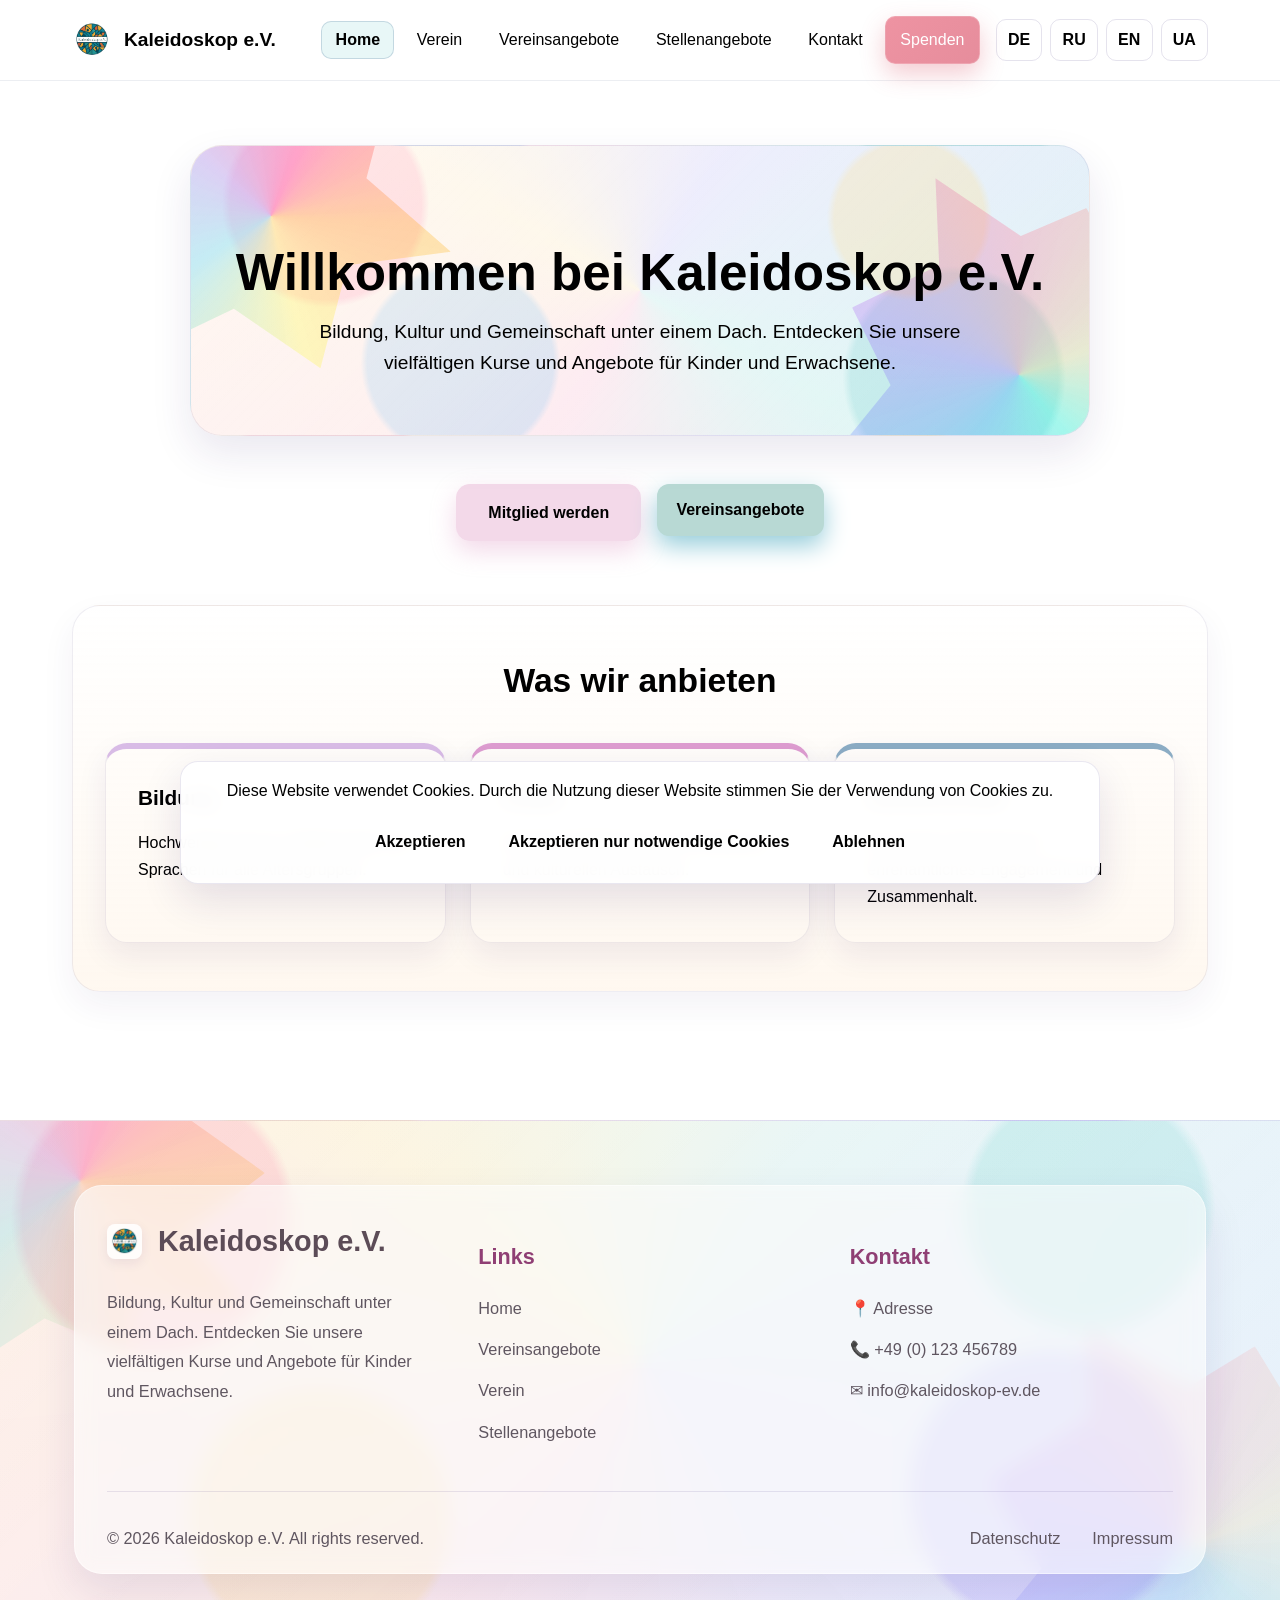
<file: index.html>
<!DOCTYPE html>
<html lang="de">
<head>
    <meta charset="UTF-8">
    <meta name="viewport" content="width=device-width, initial-scale=1.0">
    <title>Kaleidoskop e.V. - Home</title>
    <link rel="stylesheet" href="css/base.css">
    <link rel="stylesheet" href="css/components.css">
    <link rel="stylesheet" href="css/layout.css">
    <link rel="stylesheet" href="css/home.css">
</head>
<body>
    <div class="wrapper">
        <header class="site-header">
        <nav class="navbar">
            <div class="logo" >
                <a href="../index.html">
                    <img src="../images/logo.png" alt="Kaleidoskop e.V. Logo" class="logo-img">
                    <span data-i18n="site.title">Kaleidoskop e.V.</span>
                </a>
            </div>
            <button class="hamburger" onclick="toggleMenu()">☰</button>
            <ul id="nav-menu">
                <li><a href="index.html" data-i18n="nav.home">Home</a></li>
                <li><a href="pages/verein.html" data-i18n="nav.verein">Verein</a></li>
                <li><a href="pages/angebote.html" data-i18n="nav.angebote">Vereinsangebote</a></li>
                <li><a href="pages/stellen.html" data-i18n="nav.stellen">Stellenangebote</a></li>
                <li><a href="pages/kontakt.html" data-i18n="nav.kontakt">Kontakt</a></li>
                <li><a class="button-spenden" href="pages/spenden.html" data-i18n="nav.spenden">Spenden</a></li>
                <li class="lang-switcher">
                    <button type="button" onclick="setLang('de')">DE</button>
                    <button type="button" onclick="setLang('ru')">RU</button>
                    <button type="button" onclick="setLang('en')">EN</button>
                    <button type="button" onclick="setLang('ua')">UA</button>
                </li>
            </ul>
        </nav>
    </header>


    <main class="content">
        <section id="mission">
            <h1 data-i18n="home.title">Willkommen bei Kaleidoskop e.V.</h1>
            <p data-i18n="home.subtitle">Bildung, Kultur und Gemeinschaft unter einem Dach. Entdecken Sie unsere vielfältigen Kurse und Angebote für Kinder und Erwachsene.</p>
        </section>


        <div class="button-group">
            <a href="https://formular.vereinsplaner.com/49f5fe4a-afce-4922-868e-2ddfa0040e0f" target="_blank" rel="noopener">
                <button id="cta-button" data-i18n="home.cta">Mitglied werden</button>
            </a>
            <a href="pages/angebote.html">
                <button id="angebote-button" data-i18n="nav.angebote">Vereinsangebote</button>
            </a>
        </div>


        <section class="offers">
            <h2 data-i18n="offers.title">Was wir anbieten</h2>
            <div class="offers-grid">
                <div class="offer-card">
                    <h3 data-i18n="offers.bildung.title">Bildung</h3>
                    <p data-i18n="offers.bildung.text">Hochwertige Kurse in Mathematik und Sprachen für alle Altersgruppen.</p>
                </div>
                <div class="offer-card">
                    <h3 data-i18n="offers.kultur.title">Kultur</h3>
                    <p data-i18n="offers.kultur.text">Kreative Entfaltung durch Kunstkurse und kulturellen Austausch.</p>
                </div>
                <div class="offer-card">
                    <h3 data-i18n="offers.gemeinschaft.title">Gemeinschaft</h3>
                    <p data-i18n="offers.gemeinschaft.text">Ein starkes Netzwerk für ehrenamtliches Engagement und Zusammenhalt.</p>
                </div>
            </div>
        </section>
    </main>


  <footer class="site-footer">
    <div class="footer-container">
        <div class="footer-top">
            <div class="footer-column footer-brand">
                <div class="footer-logo">
                    <img src="images/logo.png" alt="Kaleidoskop e.V. Logo" class="footer-logo-img">
                    <span data-i18n="site.title">Kaleidoskop e.V.</span>
                </div>
                <p data-i18n="home.subtitle">
                    Bildung, Kultur und Gemeinschaft unter einem Dach.
                    Entdecken Sie unsere vielfältigen Kurse und Angebote für Kinder und Erwachsene.
                </p>
            </div>


            <div class="footer-column">
                <h3 data-i18n="footer.links">Links</h3>
                <ul>
                    <li><a href="index.html" data-i18n="nav.home">Startseite</a></li>
                    <li><a href="pages/angebote.html" data-i18n="nav.angebote">Angebote</a></li>
                    <li><a href="pages/verein.html" data-i18n="nav.verein">Verein</a></li>
                    <li><a href="pages/stellen.html" data-i18n="nav.stellen">Stellenangebote</a></li>
                </ul>
            </div>


            <div class="footer-column">
                <h3 data-i18n="nav.kontakt">Kontakt</h3>
                <ul class="footer-contact">
                    <li data-i18n="footer.address">📍 adresse</li>
                    <li data-i18n="footer.phone">📞 +49 (0) 123 456789</li>
                    <li data-i18n="footer.email">✉ info@kaleidoskop-ev.de</li>
                </ul>
            </div>
        </div>


        <div class="footer-bottom">
            <p data-i18n="footer.rights">© 2026 Kaleidoskop e.V. All rights reserved.</p>
            <div class="footer-bottom-links">
                <a href="pages/datenschutz.html" data-i18n="footer.datenschutz">Datenschutz</a>
                <a href="pages/impressum.html" data-i18n="footer.impressum">Impressum</a>
            </div>
        </div>
    </div>
</footer>




    <div id="cookie-banner" class="cookie-banner">
        <p data-i18n="cookie.text">Diese Website verwendet Cookies. Durch die Nutzung dieser Website stimmen Sie der Verwendung von Cookies zu.</p>
        <button id="accept-cookies" data-i18n="cookie.accept">Akzeptieren alle Cookies</button>
        <button id="decline-cookies" data-i18n="cookie.necessary">Akzeptieren nur notwendige Cookies</button>
        <button id="close-cookie-banner" data-i18n="cookie.decline">Ablehnen</button>
    </div>


        <script src="js/script.js"></script>
    </div>
</body>
</html>
</file>
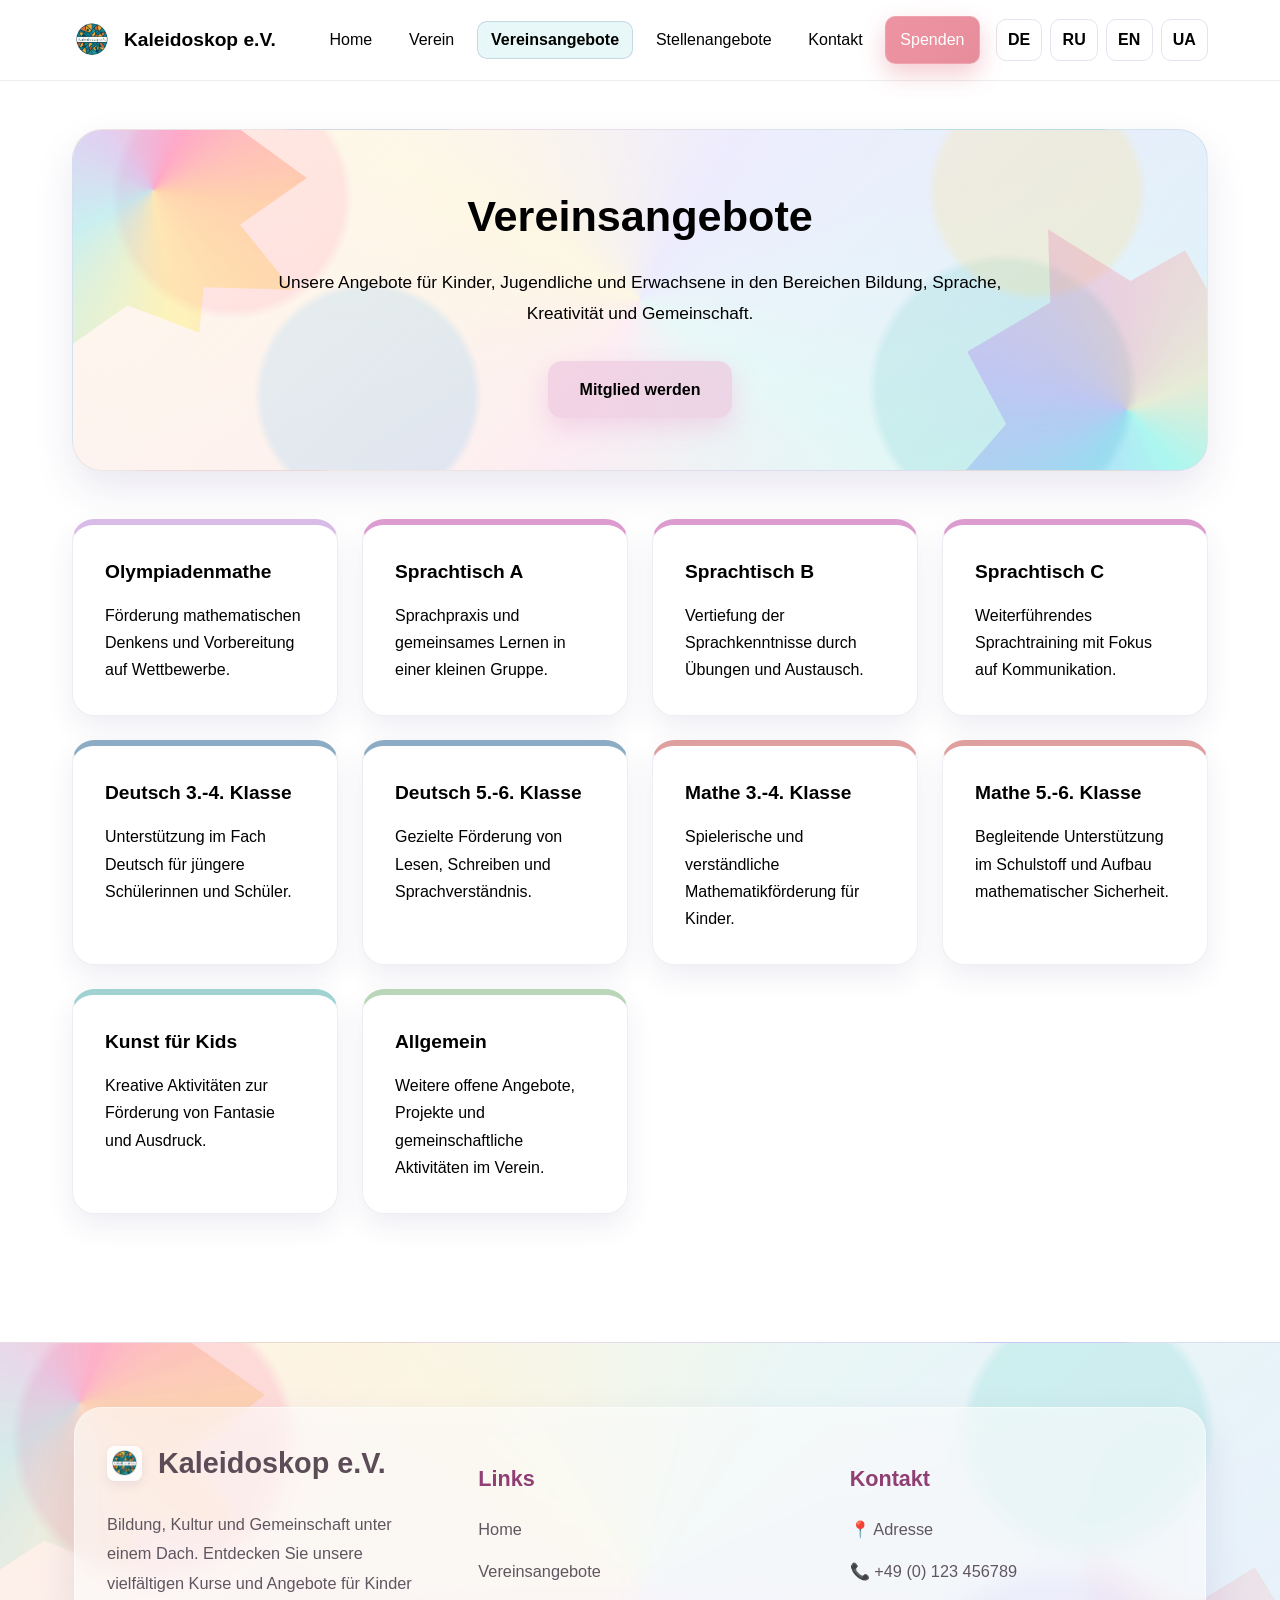
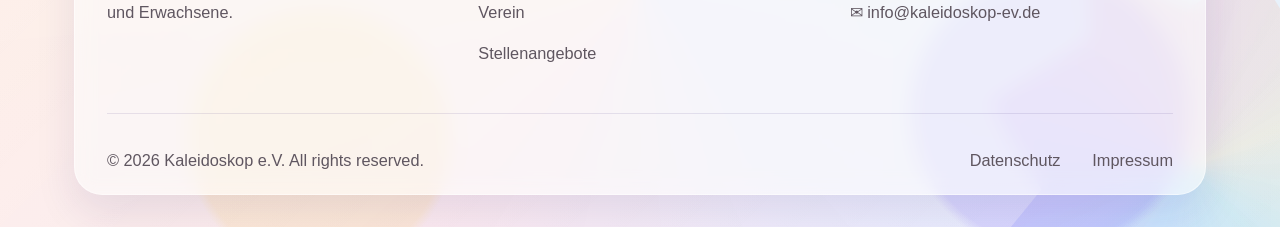
<file: pages/angebote.html>
<!DOCTYPE html>
<html lang="de">
<head>
    <meta charset="UTF-8">
    <meta name="viewport" content="width=device-width, initial-scale=1.0">
    <title>Vereinsangebote - Kaleidoskop e.V.</title>
    <link rel="stylesheet" href="../css/base.css">
    <link rel="stylesheet" href="../css/components.css">
    <link rel="stylesheet" href="../css/layout.css">
    <link rel="stylesheet" href="../css/angebote.css">
</head>
<body>
    <header class="site-header">
        <nav class="navbar">
            <div class="logo" >
                <a href="../index.html">
                    <img src="../images/logo.png" alt="Kaleidoskop e.V. Logo" class="logo-img">
                    <span data-i18n="site.title">Kaleidoskop e.V.</span>
                </a>
            </div>
            <button class="hamburger" onclick="toggleMenu()">☰</button>
            <ul id="nav-menu">
                <li><a href="../index.html" data-i18n="nav.home">Home</a></li>
                <li><a href="verein.html" data-i18n="nav.verein">Verein</a></li>
                <li><a href="angebote.html" data-i18n="nav.angebote">Vereinsangebote</a></li>
                <li><a href="stellen.html" data-i18n="nav.stellen">Stellenangebote</a></li>
                <li><a href="kontakt.html" data-i18n="nav.kontakt">Kontakt</a></li>
                <li><a class="button-spenden" href="spenden.html" data-i18n="nav.spenden">Spenden</a></li>
                <li class="lang-switcher">
                    <button type="button" onclick="setLang('de')">DE</button>
                    <button type="button" onclick="setLang('ru')">RU</button>
                    <button type="button" onclick="setLang('en')">EN</button>
                    <button type="button" onclick="setLang('ua')">UA</button>
                </li>
            </ul>
        </nav>
    </header>


    <main class="angebote-page">
    <section class="angebote-hero">
        <h1 data-i18n="page.angebote.title">Vereinsangebote</h1>
        <p data-i18n="page.angebote.subtitle">
            Unsere Angebote für Kinder, Jugendliche und Erwachsene in den Bereichen Bildung, Sprache, Kreativität und Gemeinschaft.
        </p>
        <a href="https://formular.vereinsplaner.com/49f5fe4a-afce-4922-868e-2ddfa0040e0f" target="_blank" rel="noopener">
                <button id="cta-button" data-i18n="home.cta">Mitglied werden</button>
        </a>
    </section>


    <section class="angebote-list">
    <div class="angebote-grid">
        <a href="angebote-pages/olympiadenmathe.html" class="angebot-card">
            <h3 data-i18n="page.angebote.olympiadenmathe.title">Olympiadenmathe</h3>
            <p data-i18n="page.angebote.olympiadenmathe.text">
                Förderung mathematischen Denkens und Vorbereitung auf Wettbewerbe.
            </p>
        </a>

        <a href="angebote-pages/sprachtisch-a.html" class="angebot-card">
            <h3 data-i18n="page.angebote.sprachtischA.title">Sprachtisch A</h3>
            <p data-i18n="page.angebote.sprachtischA.text">
                Sprachpraxis und gemeinsames Lernen in einer kleinen Gruppe.
            </p>
        </a>

        <a href="angebote-pages/sprachtisch-b.html" class="angebot-card">
            <h3 data-i18n="page.angebote.sprachtischB.title">Sprachtisch B</h3>
            <p data-i18n="page.angebote.sprachtischB.text">
                Vertiefung der Sprachkenntnisse durch Übungen und Austausch.
            </p>
        </a>

        <a href="angebote-pages/sprachtisch-c.html" class="angebot-card">
            <h3 data-i18n="page.angebote.sprachtischC.title">Sprachtisch C</h3>
            <p data-i18n="page.angebote.sprachtischC.text">
                Weiterführendes Sprachtraining mit Fokus auf Kommunikation.
            </p>
        </a>

        <a href="angebote-pages/deutsch-34.html" class="angebot-card">
            <h3 data-i18n="page.angebote.deutsch34.title">Deutsch 3.-4. Klasse</h3>
            <p data-i18n="page.angebote.deutsch34.text">
                Unterstützung im Fach Deutsch für jüngere Schülerinnen und Schüler.
            </p>
        </a>

        <a href="angebote-pages/deutsch-56.html" class="angebot-card">
            <h3 data-i18n="page.angebote.deutsch56.title">Deutsch 5.-6. Klasse</h3>
            <p data-i18n="page.angebote.deutsch56.text">
                Gezielte Förderung von Lesen, Schreiben und Sprachverständnis.
            </p>
        </a>

        <a href="angebote-pages/mathe-34.html" class="angebot-card">
            <h3 data-i18n="page.angebote.mathe34.title">Mathe 3.-4. Klasse</h3>
            <p data-i18n="page.angebote.mathe34.text">
                Spielerische und verständliche Mathematikförderung für Kinder.
            </p>
        </a>

        <a href="angebote-pages/mathe-56.html" class="angebot-card">
            <h3 data-i18n="page.angebote.mathe56.title">Mathe 5.-6. Klasse</h3>
            <p data-i18n="page.angebote.mathe56.text">
                Begleitende Unterstützung im Schulstoff und Aufbau mathematischer Sicherheit.
            </p>
        </a>

        <a href="angebote-pages/kunst-fuer-kids.html" class="angebot-card">
            <h3 data-i18n="page.angebote.kunst.title">Kunst für Kids</h3>
            <p data-i18n="page.angebote.kunst.text">
                Kreative Aktivitäten zur Förderung von Fantasie und Ausdruck.
            </p>
        </a>

        <a href="angebote-pages/allgemein.html" class="angebot-card">
            <h3 data-i18n="page.angebote.allgemein.title">Allgemein</h3>
            <p data-i18n="page.angebote.allgemein.text">
                Weitere offene Angebote, Projekte und gemeinschaftliche Aktivitäten im Verein.
            </p>
        </a>
    </div>
</section>
</main>


     <footer class="site-footer">
    <div class="footer-container">
        <div class="footer-top">
            <div class="footer-column footer-brand">
                <div class="footer-logo">
                    <img src="../images/logo.png" alt="Kaleidoskop e.V. Logo" class="footer-logo-img">
                    <span data-i18n="site.title">Kaleidoskop e.V.</span>
                </div>
                <p data-i18n="home.subtitle">
                    Bildung, Kultur und Gemeinschaft unter einem Dach.
                    Entdecken Sie unsere vielfältigen Kurse und Angebote für Kinder und Erwachsene.
                </p>
            </div>


            <div class="footer-column">
                <h3 data-i18n="footer.links">Links</h3>
                <ul>
                    <li><a href="../index.html" data-i18n="nav.home">Startseite</a></li>
                    <li><a href="angebote.html" data-i18n="nav.angebote">Angebote</a></li>
                    <li><a href="verein.html" data-i18n="nav.verein">Verein</a></li>
                    <li><a href="stellen.html" data-i18n="nav.stellen">Stellenangebote</a></li>
                </ul>
            </div>


            <div class="footer-column">
                <h3 data-i18n="nav.kontakt">Kontakt</h3>
                <ul class="footer-contact">
                    <li data-i18n="footer.address">📍 adresse</li>
                    <li data-i18n="footer.phone">📞 +49 (0) 123 456789</li>
                    <li data-i18n="footer.email">✉ info@kaleidoskop-ev.de</li>
                </ul>
            </div>
        </div>


        <div class="footer-bottom">
            <p data-i18n="footer.rights">© 2026 Kaleidoskop e.V. All rights reserved.</p>
            <div class="footer-bottom-links">
                <a href="datenschutz.html" data-i18n="footer.datenschutz">Datenschutz</a>
                <a href="impressum.html" data-i18n="footer.impressum">Impressum</a>
            </div>
        </div>
    </div>
</footer>


    <script src="../js/script.js"></script>
</body>
</html>
</file>
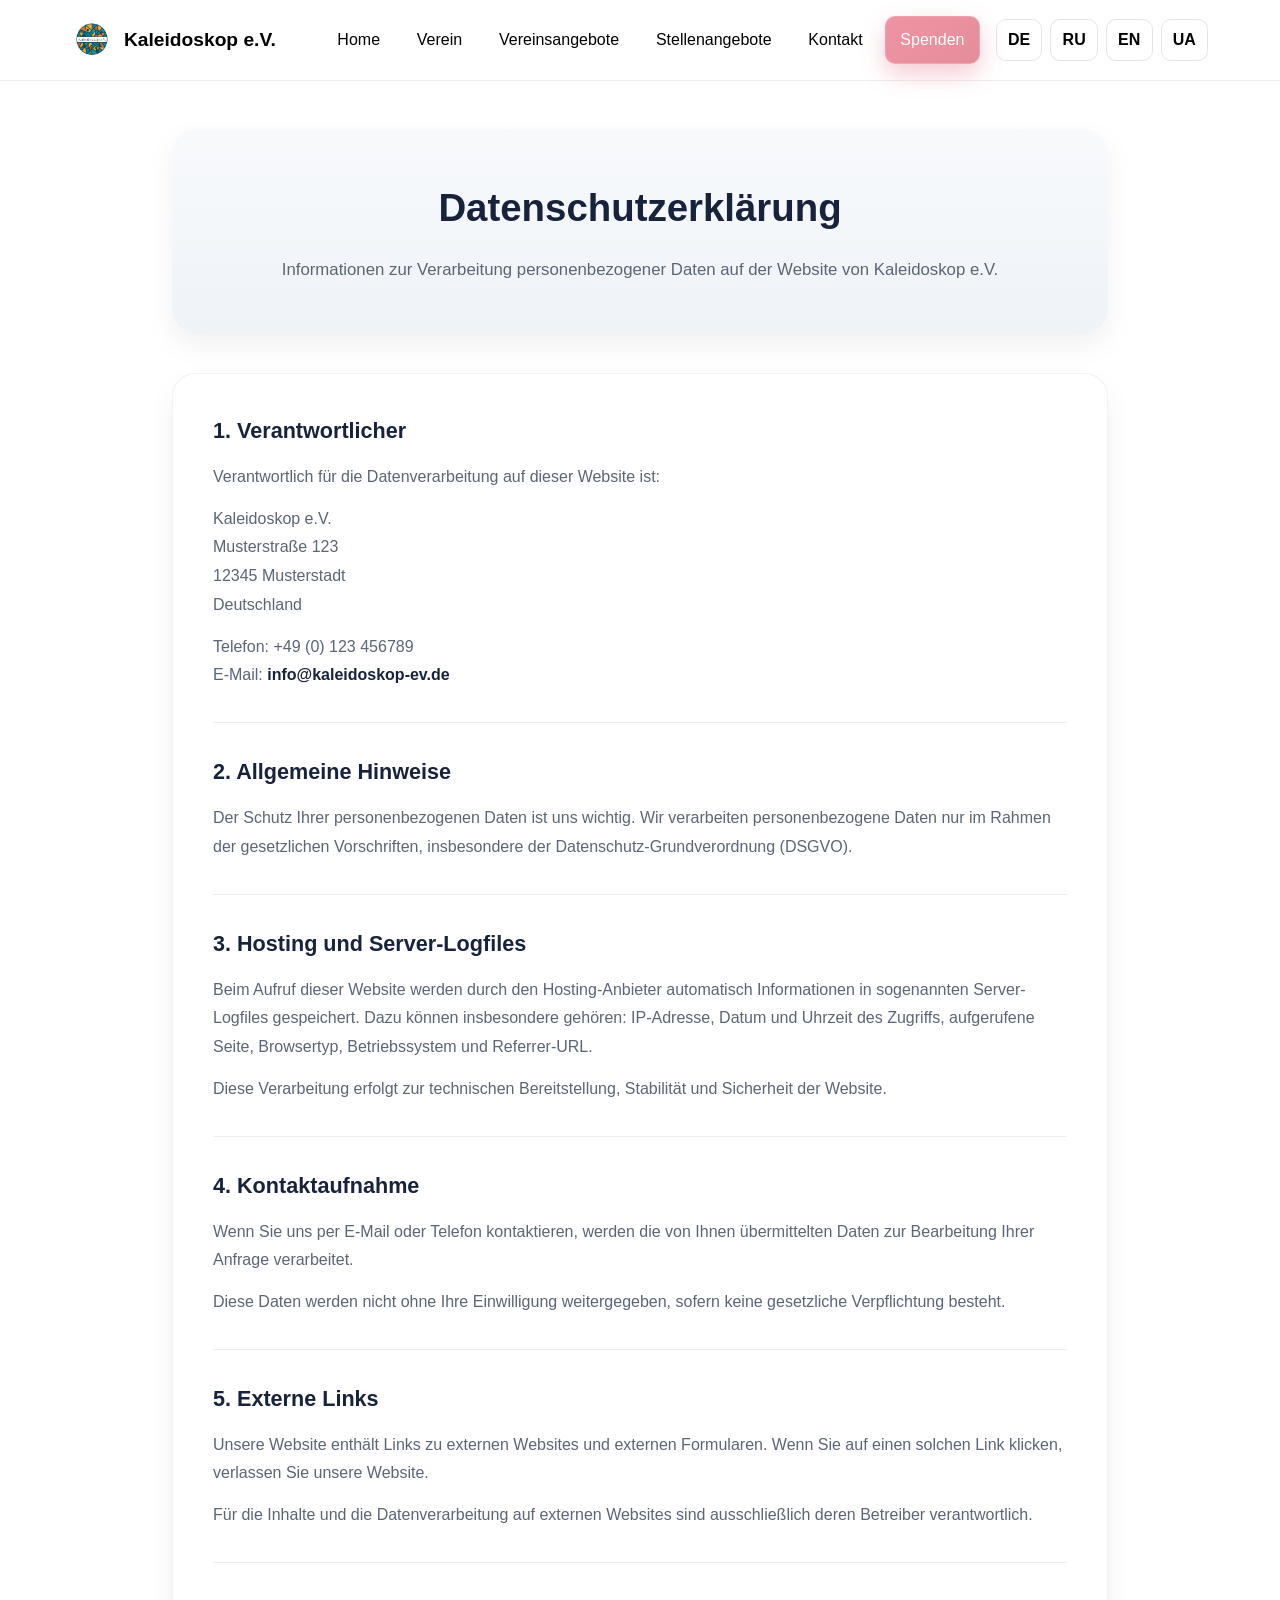
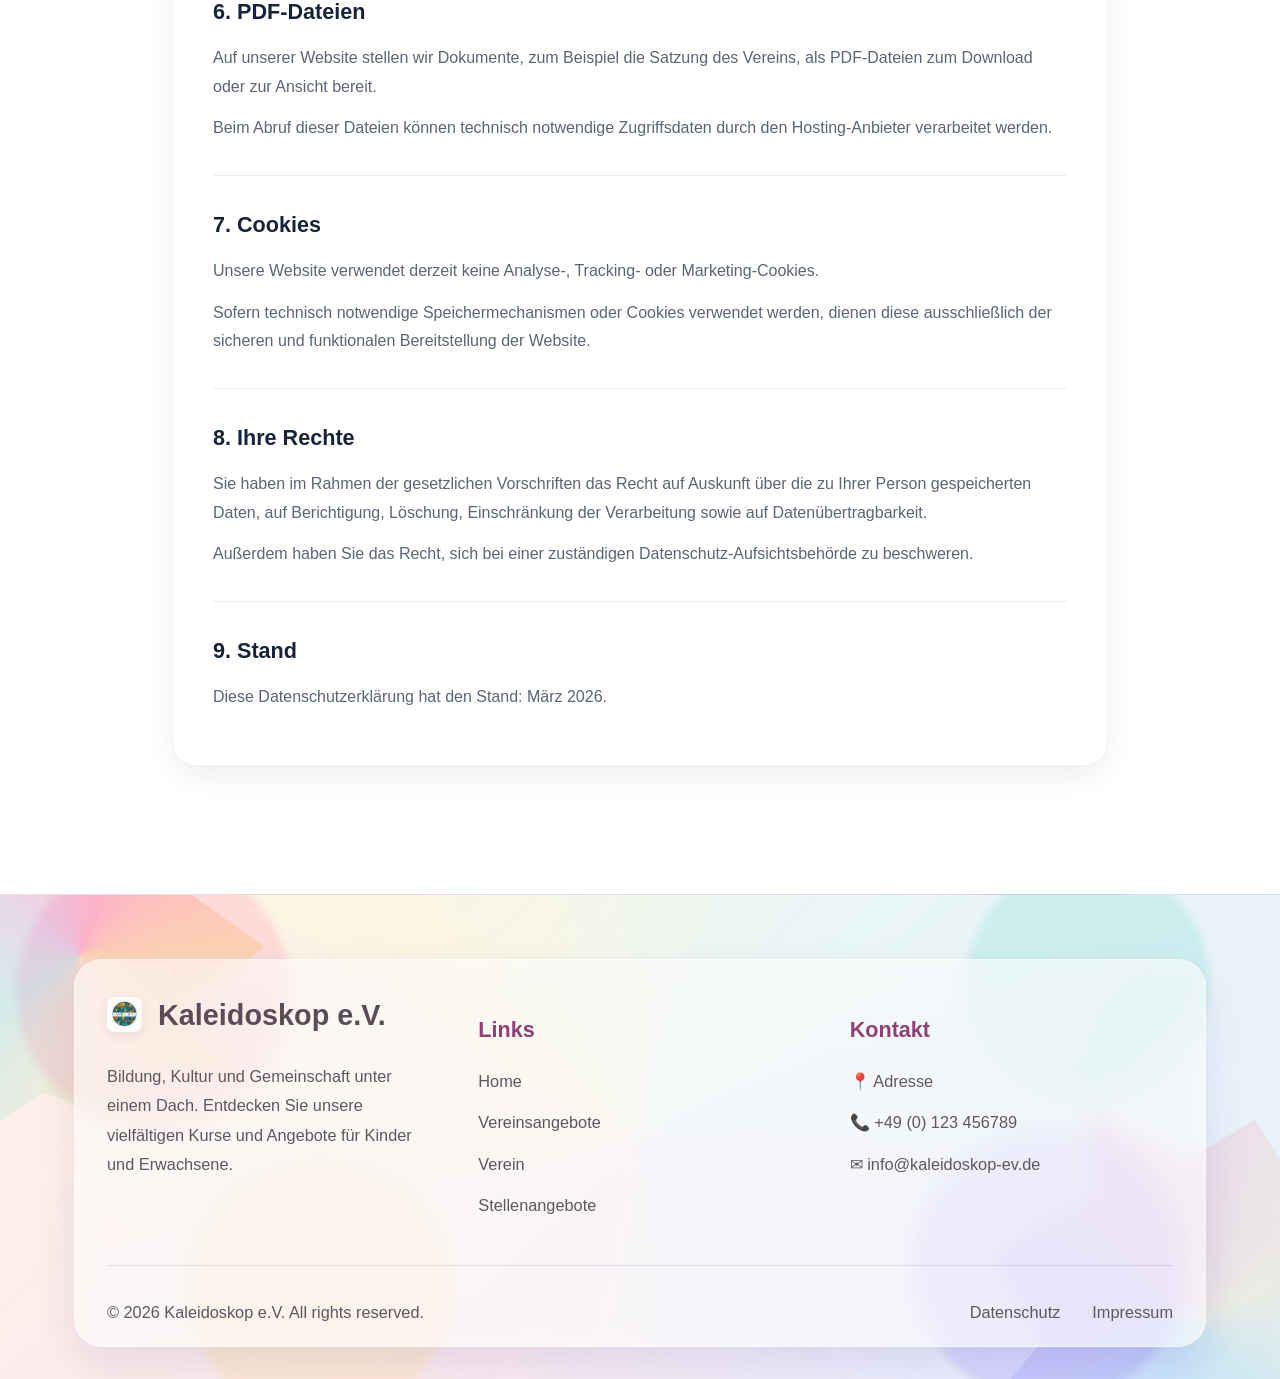
<file: pages/datenschutz.html>
<!DOCTYPE html>
<html lang="de">
<head>
    <meta charset="UTF-8">
    <meta name="viewport" content="width=device-width, initial-scale=1.0">
    <title>Datenschutz - Kaleidoskop e.V.</title>
    <link rel="stylesheet" href="../css/base.css">
    <link rel="stylesheet" href="../css/components.css">
    <link rel="stylesheet" href="../css/layout.css">
    <link rel="stylesheet" href="../css/legal.css">
</head>
<body>
   <header class="site-header">
        <nav class="navbar">
            <div class="logo" >
                <a href="../index.html">
                    <img src="../images/logo.png" alt="Kaleidoskop e.V. Logo" class="logo-img">
                    <span data-i18n="site.title">Kaleidoskop e.V.</span>
                </a>
            </div>
            <button class="hamburger" onclick="toggleMenu()">☰</button>
            <ul id="nav-menu">
                <li><a href="../index.html" data-i18n="nav.home">Home</a></li>
                <li><a href="verein.html" data-i18n="nav.verein">Verein</a></li>
                <li><a href="angebote.html" data-i18n="nav.angebote">Vereinsangebote</a></li>
                <li><a href="stellen.html" data-i18n="nav.stellen">Stellenangebote</a></li>
                <li><a href="kontakt.html" data-i18n="nav.kontakt">Kontakt</a></li>
                <li><a class="button-spenden" href="spenden.html" data-i18n="nav.spenden">Spenden</a></li>
                <li class="lang-switcher">
                    <button type="button" onclick="setLang('de')">DE</button>
                    <button type="button" onclick="setLang('ru')">RU</button>
                    <button type="button" onclick="setLang('en')">EN</button>
                    <button type="button" onclick="setLang('ua')">UA</button>
                </li>
            </ul>
        </nav>
    </header>


    <main class="datenschutz-page">
    <section class="datenschutz-hero">
        <h1 data-i18n="page.datenschutz.title">Datenschutzerklärung</h1>
        <p data-i18n="page.datenschutz.subtitle">
            Informationen zur Verarbeitung personenbezogener Daten auf der Website von Kaleidoskop e.V.
        </p>
    </section>


    <section class="datenschutz-card">
        <div class="datenschutz-section">
            <h2 data-i18n="page.datenschutz.controller.title">1. Verantwortlicher</h2>
            <p data-i18n="page.datenschutz.controller.text1">
                Verantwortlich für die Datenverarbeitung auf dieser Website ist:
            </p>
            <p data-i18n-html="page.datenschutz.controller.text2">
                Kaleidoskop e.V.<br>
                Musterstraße 123<br>
                12345 Musterstadt<br>
                Deutschland
            </p>
            <p data-i18n-html="page.datenschutz.controller.text3">
                Telefon: +49 (0) 123 456789<br>
                E-Mail: <a href="mailto:info@kaleidoskop-ev.de">info@kaleidoskop-ev.de</a>
            </p>
        </div>


        <div class="datenschutz-section">
            <h2 data-i18n="page.datenschutz.general.title">2. Allgemeine Hinweise</h2>
            <p data-i18n="page.datenschutz.general.text">
                Der Schutz Ihrer personenbezogenen Daten ist uns wichtig. Wir verarbeiten personenbezogene Daten
                nur im Rahmen der gesetzlichen Vorschriften, insbesondere der Datenschutz-Grundverordnung (DSGVO).
            </p>
        </div>


        <div class="datenschutz-section">
            <h2 data-i18n="page.datenschutz.hosting.title">3. Hosting und Server-Logfiles</h2>
            <p data-i18n="page.datenschutz.hosting.text1">
                Beim Aufruf dieser Website werden durch den Hosting-Anbieter automatisch Informationen
                in sogenannten Server-Logfiles gespeichert. Dazu können insbesondere gehören:
                IP-Adresse, Datum und Uhrzeit des Zugriffs, aufgerufene Seite, Browsertyp,
                Betriebssystem und Referrer-URL.
            </p>
            <p data-i18n="page.datenschutz.hosting.text2">
                Diese Verarbeitung erfolgt zur technischen Bereitstellung, Stabilität und Sicherheit der Website.
            </p>
        </div>


        <div class="datenschutz-section">
            <h2 data-i18n="page.datenschutz.contact.title">4. Kontaktaufnahme</h2>
            <p data-i18n="page.datenschutz.contact.text1">
                Wenn Sie uns per E-Mail oder Telefon kontaktieren, werden die von Ihnen übermittelten Daten
                zur Bearbeitung Ihrer Anfrage verarbeitet.
            </p>
            <p data-i18n="page.datenschutz.contact.text2">
                Diese Daten werden nicht ohne Ihre Einwilligung weitergegeben, sofern keine gesetzliche Verpflichtung besteht.
            </p>
        </div>


        <div class="datenschutz-section">
            <h2 data-i18n="page.datenschutz.links.title">5. Externe Links</h2>
            <p data-i18n="page.datenschutz.links.text1">
                Unsere Website enthält Links zu externen Websites und externen Formularen.
                Wenn Sie auf einen solchen Link klicken, verlassen Sie unsere Website.
            </p>
            <p data-i18n="page.datenschutz.links.text2">
                Für die Inhalte und die Datenverarbeitung auf externen Websites sind ausschließlich deren Betreiber verantwortlich.
            </p>
        </div>


        <div class="datenschutz-section">
            <h2 data-i18n="page.datenschutz.pdf.title">6. PDF-Dateien</h2>
            <p data-i18n="page.datenschutz.pdf.text1">
                Auf unserer Website stellen wir Dokumente, zum Beispiel die Satzung des Vereins, als PDF-Dateien
                zum Download oder zur Ansicht bereit.
            </p>
            <p data-i18n="page.datenschutz.pdf.text2">
                Beim Abruf dieser Dateien können technisch notwendige Zugriffsdaten durch den Hosting-Anbieter verarbeitet werden.
            </p>
        </div>


        <div class="datenschutz-section">
            <h2 data-i18n="page.datenschutz.cookies.title">7. Cookies</h2>
            <p data-i18n="page.datenschutz.cookies.text1">
                Unsere Website verwendet derzeit keine Analyse-, Tracking- oder Marketing-Cookies.
            </p>
            <p data-i18n="page.datenschutz.cookies.text2">
                Sofern technisch notwendige Speichermechanismen oder Cookies verwendet werden,
                dienen diese ausschließlich der sicheren und funktionalen Bereitstellung der Website.
            </p>
        </div>


        <div class="datenschutz-section">
            <h2 data-i18n="page.datenschutz.rights.title">8. Ihre Rechte</h2>
            <p data-i18n="page.datenschutz.rights.text1">
                Sie haben im Rahmen der gesetzlichen Vorschriften das Recht auf Auskunft über die zu Ihrer Person
                gespeicherten Daten, auf Berichtigung, Löschung, Einschränkung der Verarbeitung sowie auf Datenübertragbarkeit.
            </p>
            <p data-i18n="page.datenschutz.rights.text2">
                Außerdem haben Sie das Recht, sich bei einer zuständigen Datenschutz-Aufsichtsbehörde zu beschweren.
            </p>
        </div>


        <div class="datenschutz-section">
            <h2 data-i18n="page.datenschutz.status.title">9. Stand</h2>
            <p data-i18n="page.datenschutz.status.text">
                Diese Datenschutzerklärung hat den Stand: März 2026.
            </p>
        </div>
    </section>
</main>



     <footer class="site-footer">
    <div class="footer-container">
        <div class="footer-top">
            <div class="footer-column footer-brand">
                <div class="footer-logo">
                    <img src="../images/logo.png" alt="Kaleidoskop e.V. Logo" class="footer-logo-img">
                    <span data-i18n="site.title">Kaleidoskop e.V.</span>
                </div>
                <p data-i18n="home.subtitle">
                    Bildung, Kultur und Gemeinschaft unter einem Dach.
                    Entdecken Sie unsere vielfältigen Kurse und Angebote für Kinder und Erwachsene.
                </p>
            </div>


            <div class="footer-column">
                <h3 data-i18n="footer.links">Links</h3>
                <ul>
                    <li><a href="../index.html" data-i18n="nav.home">Startseite</a></li>
                    <li><a href="angebote.html" data-i18n="nav.angebote">Angebote</a></li>
                    <li><a href="verein.html" data-i18n="nav.verein">Verein</a></li>
                    <li><a href="stellen.html" data-i18n="nav.stellen">Stellenangebote</a></li>
                </ul>
            </div>


            <div class="footer-column">
                <h3 data-i18n="nav.kontakt">Kontakt</h3>
                <ul class="footer-contact">
                    <li data-i18n="footer.address">📍 adresse</li>
                    <li data-i18n="footer.phone">📞 +49 (0) 123 456789</li>
                    <li data-i18n="footer.email">✉ info@kaleidoskop-ev.de</li>
                </ul>
            </div>
        </div>


        <div class="footer-bottom">
            <p data-i18n="footer.rights">© 2026 Kaleidoskop e.V. All rights reserved.</p>
            <div class="footer-bottom-links">
                <a href="datenschutz.html" data-i18n="footer.datenschutz">Datenschutz</a>
                <a href="impressum.html" data-i18n="footer.impressum">Impressum</a>
            </div>
        </div>
    </div>
</footer>
    <script src="../js/script.js"></script>
</body>
</html>
</file>
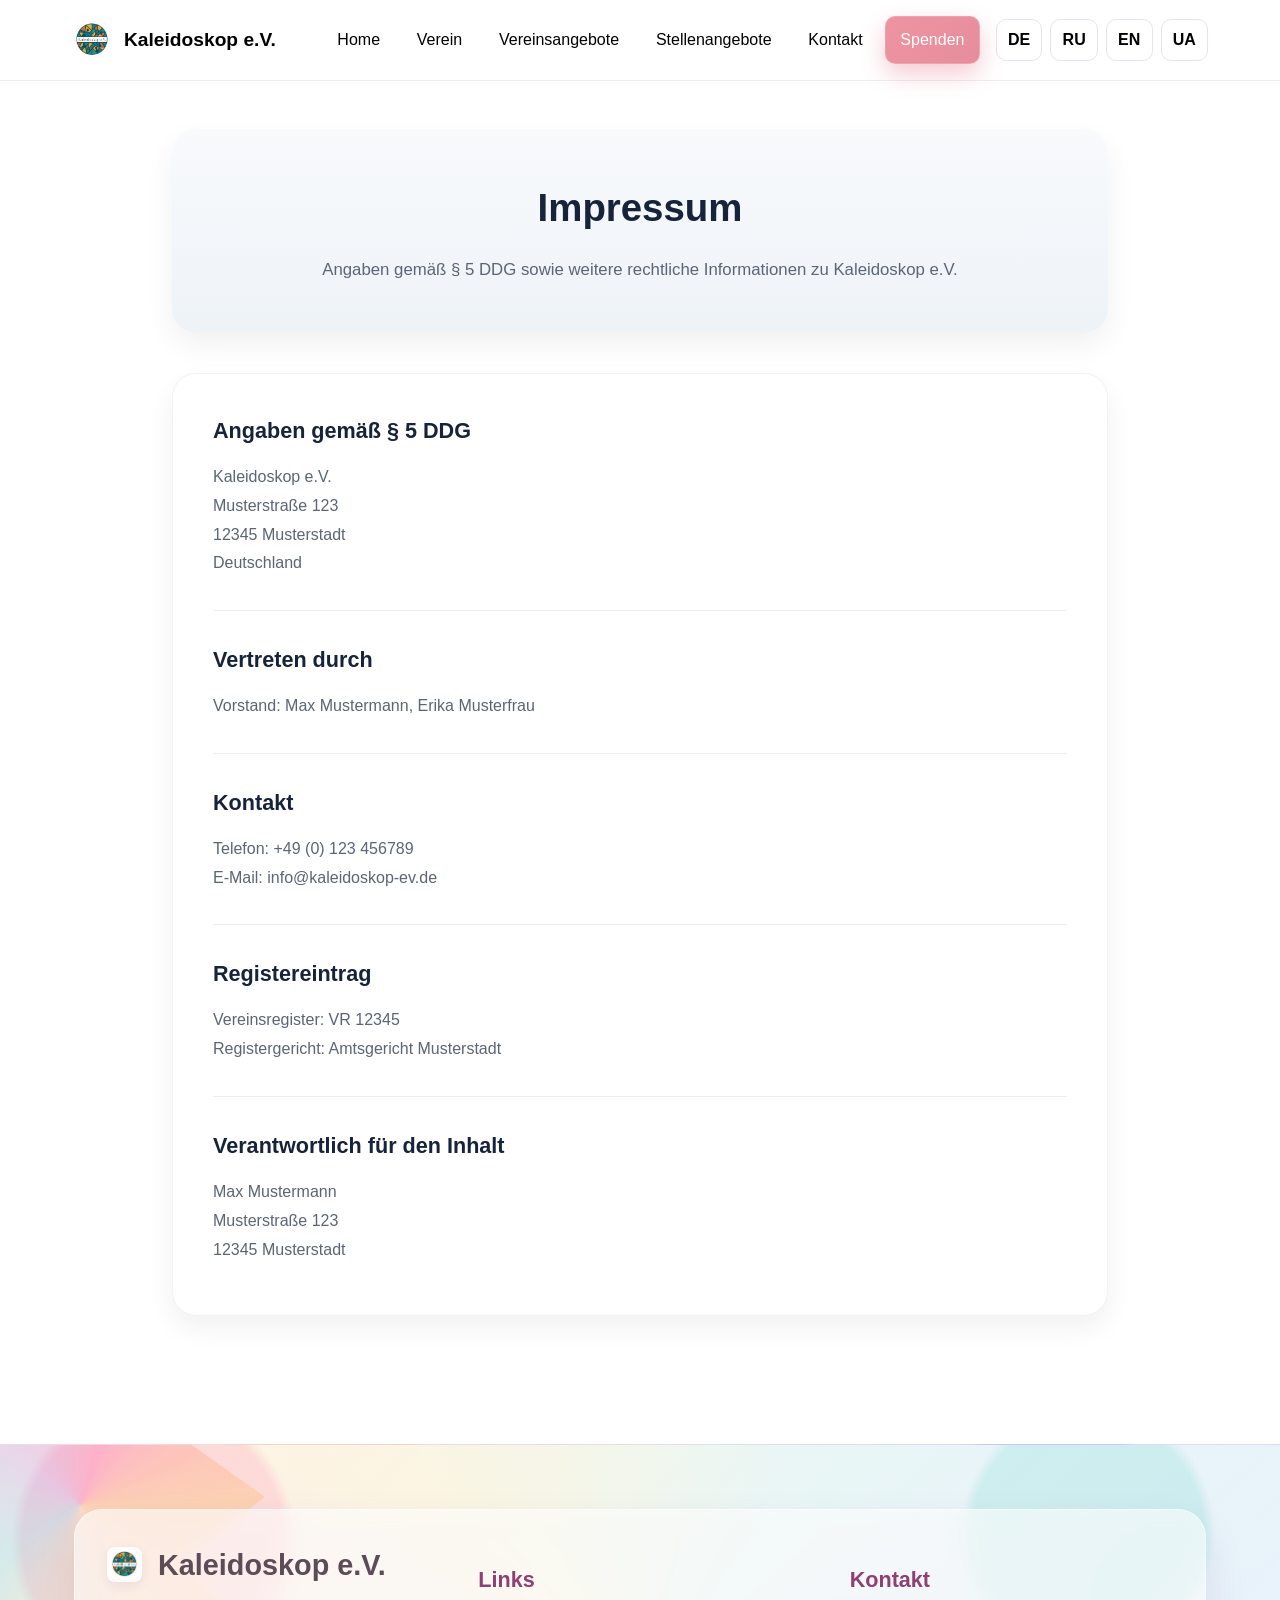
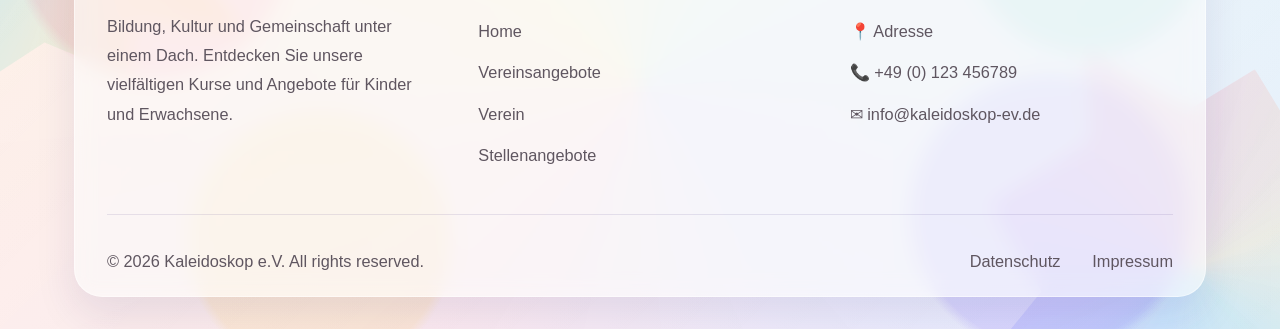
<file: pages/impressum.html>
<!DOCTYPE html>
<html lang="de">
<head>
    <meta charset="UTF-8">
    <meta name="viewport" content="width=device-width, initial-scale=1.0">
    <title>Impressum - Kaleidoskop e.V.</title>
    <link rel="stylesheet" href="../css/base.css">
    <link rel="stylesheet" href="../css/components.css">
    <link rel="stylesheet" href="../css/layout.css">
    <link rel="stylesheet" href="../css/legal.css">
</head>
<body>
     <header class="site-header">
        <nav class="navbar">
            <div class="logo" >
                <a href="../index.html">
                    <img src="../images/logo.png" alt="Kaleidoskop e.V. Logo" class="logo-img">
                    <span data-i18n="site.title">Kaleidoskop e.V.</span>
                </a>
            </div>
            <button class="hamburger" onclick="toggleMenu()">☰</button>
            <ul id="nav-menu">
                <li><a href="../index.html" data-i18n="nav.home">Home</a></li>
                <li><a href="verein.html" data-i18n="nav.verein">Verein</a></li>
                <li><a href="angebote.html" data-i18n="nav.angebote">Vereinsangebote</a></li>
                <li><a href="stellen.html" data-i18n="nav.stellen">Stellenangebote</a></li>
                <li><a href="kontakt.html" data-i18n="nav.kontakt">Kontakt</a></li>
                <li><a class="button-spenden" href="spenden.html" data-i18n="nav.spenden">Spenden</a></li>
                <li class="lang-switcher">
                    <button type="button" onclick="setLang('de')">DE</button>
                    <button type="button" onclick="setLang('ru')">RU</button>
                    <button type="button" onclick="setLang('en')">EN</button>
                    <button type="button" onclick="setLang('ua')">UA</button>
                </li>
            </ul>
        </nav>
    </header>
    <main class="impressum-page">
    <section class="impressum-hero">
        <h1 data-i18n="page.impressum.title">Impressum</h1>
        <p data-i18n="page.impressum.subtitle">
            Angaben gemäß § 5 DDG sowie weitere rechtliche Informationen zu Kaleidoskop e.V.
        </p>
    </section>


    <section class="impressum-card">
        <div class="impressum-section">
            <h2 data-i18n="page.impressum.ddg.title">Angaben gemäß § 5 DDG</h2>
            <p data-i18n-html="page.impressum.ddg.text">
                Kaleidoskop e.V.<br>
                Musterstraße 123<br>
                12345 Musterstadt<br>
                Deutschland
            </p>
        </div>


        <div class="impressum-section">
            <h2 data-i18n="page.impressum.represented.title">Vertreten durch</h2>
            <p data-i18n="page.impressum.represented.text">
                Vorstand: Max Mustermann, Erika Musterfrau
            </p>
        </div>


        <div class="impressum-section">
            <h2 data-i18n="page.impressum.contact.title">Kontakt</h2>
            <p data-i18n-html="page.impressum.contact.text">
                Telefon: +49 (0) 123 456789<br>
                E-Mail:
                <a href="mailto:info@kaleidoskop-ev.de">info@kaleidoskop-ev.de</a>
            </p>
        </div>


        <div class="impressum-section">
            <h2 data-i18n="page.impressum.register.title">Registereintrag</h2>
            <p data-i18n-html="page.impressum.register.text">
                Vereinsregister: VR 12345<br>
                Registergericht: Amtsgericht Musterstadt
            </p>
        </div>


        <div class="impressum-section">
            <h2 data-i18n="page.impressum.content.title">Verantwortlich für den Inhalt</h2>
            <p data-i18n-html="page.impressum.content.text">
                Max Mustermann<br>
                Musterstraße 123<br>
                12345 Musterstadt
            </p>
        </div>
    </section>
</main>



  <footer class="site-footer">
    <div class="footer-container">
        <div class="footer-top">
            <div class="footer-column footer-brand">
                <div class="footer-logo">
                    <img src="../images/logo.png" alt="Kaleidoskop e.V. Logo" class="footer-logo-img">
                    <span data-i18n="site.title">Kaleidoskop e.V.</span>
                </div>
                <p data-i18n="home.subtitle">
                    Bildung, Kultur und Gemeinschaft unter einem Dach.
                    Entdecken Sie unsere vielfältigen Kurse und Angebote für Kinder und Erwachsene.
                </p>
            </div>


            <div class="footer-column">
                <h3 data-i18n="footer.links">Links</h3>
                <ul>
                    <li><a href="../index.html" data-i18n="nav.home">Startseite</a></li>
                    <li><a href="angebote.html" data-i18n="nav.angebote">Angebote</a></li>
                    <li><a href="verein.html" data-i18n="nav.verein">Verein</a></li>
                    <li><a href="stellen.html" data-i18n="nav.stellen">Stellenangebote</a></li>
                </ul>
            </div>


            <div class="footer-column">
                <h3 data-i18n="nav.kontakt">Kontakt</h3>
                <ul class="footer-contact">
                    <li data-i18n="footer.address">📍 adresse</li>
                    <li data-i18n="footer.phone">📞 +49 (0) 123 456789</li>
                    <li data-i18n="footer.email">✉ info@kaleidoskop-ev.de</li>
                </ul>
            </div>
        </div>


        <div class="footer-bottom">
            <p data-i18n="footer.rights">© 2026 Kaleidoskop e.V. All rights reserved.</p>
            <div class="footer-bottom-links">
                <a href="datenschutz.html" data-i18n="footer.datenschutz">Datenschutz</a>
                <a href="impressum.html" data-i18n="footer.impressum">Impressum</a>
            </div>
        </div>
    </div>
</footer>
    <script src="../js/script.js"></script>
</body>
</html>
</file>
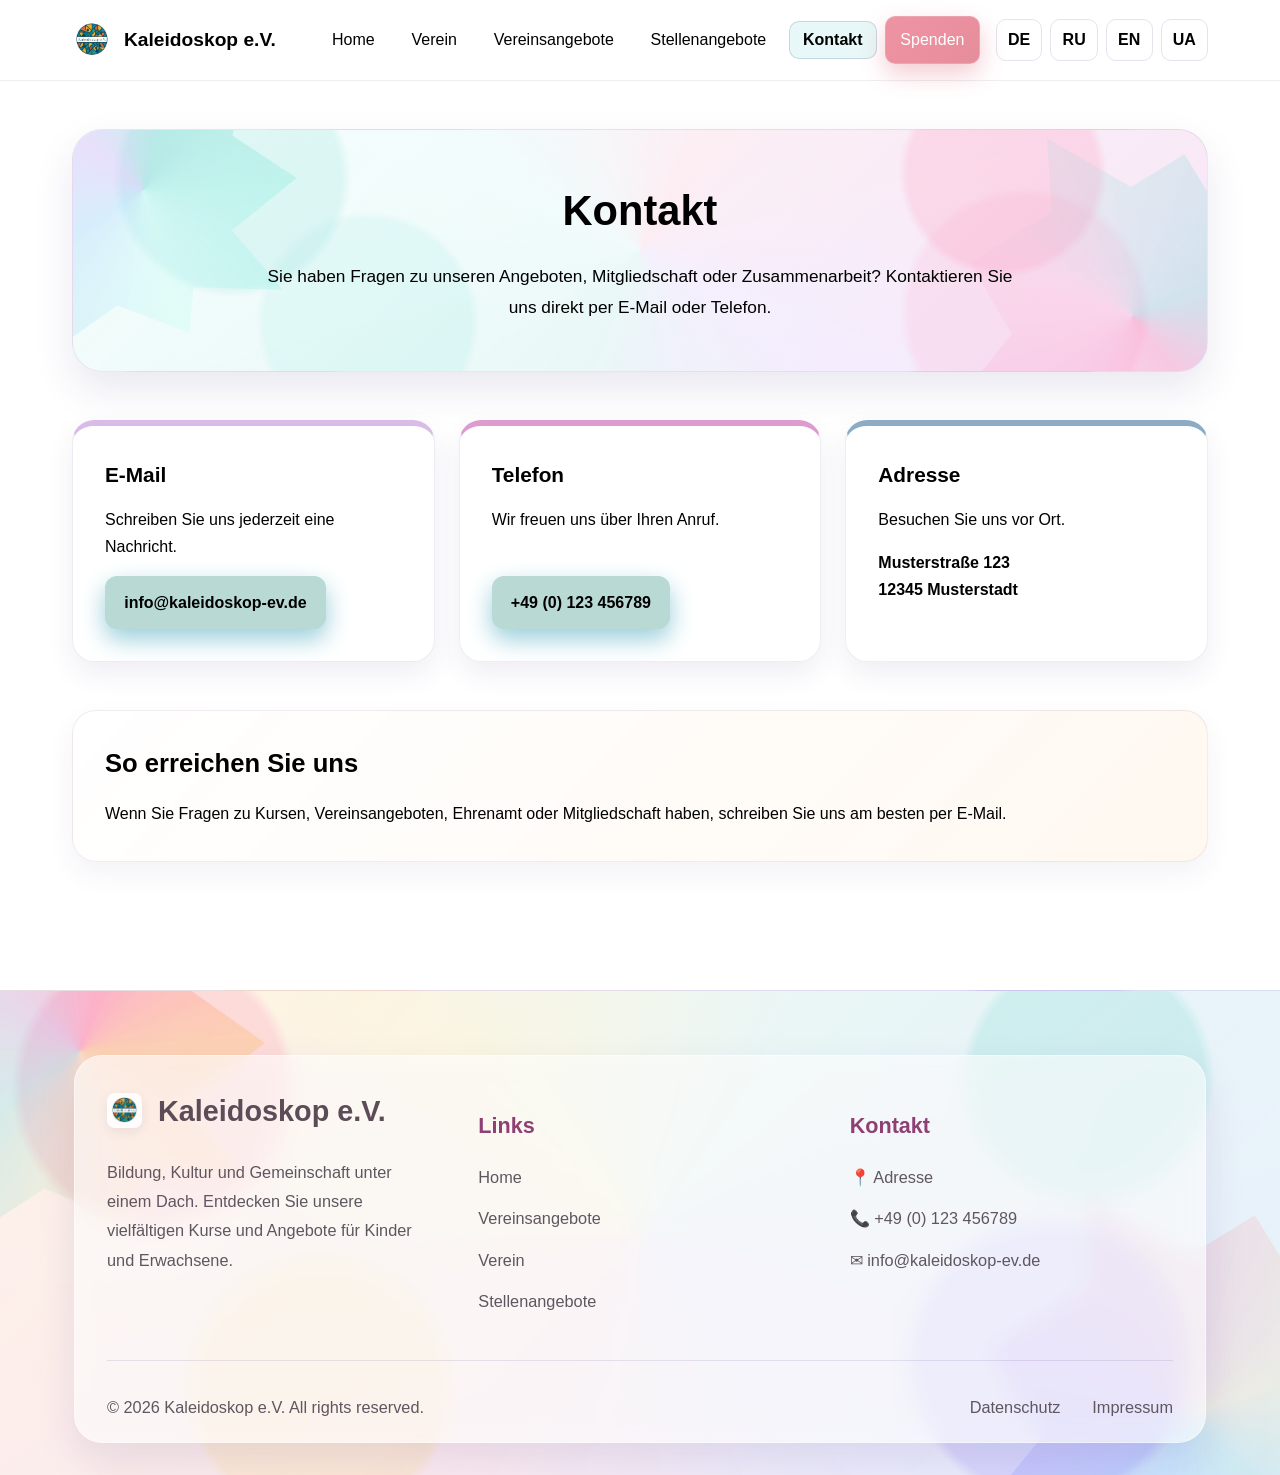
<file: pages/kontakt.html>
<!DOCTYPE html>
<html lang="de">
<head>
    <meta charset="UTF-8">
    <meta name="viewport" content="width=device-width, initial-scale=1.0">
    <title>Kontakt - Kaleidoskop e.V.</title>
    <link rel="stylesheet" href="../css/base.css">
    <link rel="stylesheet" href="../css/components.css">
    <link rel="stylesheet" href="../css/layout.css">
    <link rel="stylesheet" href="../css/kontakt.css">
</head>
<body>
   <header class="site-header">
        <nav class="navbar">
            <div class="logo" >
                <a href="../index.html">
                    <img src="../images/logo.png" alt="Kaleidoskop e.V. Logo" class="logo-img">
                    <span data-i18n="site.title">Kaleidoskop e.V.</span>
                </a>
            </div>
            <button class="hamburger" onclick="toggleMenu()">☰</button>
            <ul id="nav-menu">
                <li><a href="../index.html" data-i18n="nav.home">Home</a></li>
                <li><a href="verein.html" data-i18n="nav.verein">Verein</a></li>
                <li><a href="angebote.html" data-i18n="nav.angebote">Vereinsangebote</a></li>
                <li><a href="stellen.html" data-i18n="nav.stellen">Stellenangebote</a></li>
                <li><a href="kontakt.html" data-i18n="nav.kontakt">Kontakt</a></li>
                <li><a class="button-spenden" href="spenden.html" data-i18n="nav.spenden">Spenden</a></li>
                <li class="lang-switcher">
                   <button type="button" onclick="setLang('de')">DE</button>
                    <button type="button" onclick="setLang('ru')">RU</button>
                    <button type="button" onclick="setLang('en')">EN</button>
                    <button type="button" onclick="setLang('ua')">UA</button>
                </li>
            </ul>
        </nav>
    </header>


    <main class="kontakt-page">
    <section class="kontakt-hero">
        <h1 data-i18n="page.kontakt.title">Kontakt</h1>
        <p data-i18n="page.kontakt.subtitle">
            Sie haben Fragen zu unseren Angeboten, Mitgliedschaft oder Zusammenarbeit?
            Kontaktieren Sie uns direkt per E-Mail oder Telefon.
        </p>
    </section>


    <section class="kontakt-grid">
        <article class="kontakt-card">
            <h2 data-i18n="page.kontakt.email.title">E-Mail</h2>
            <p data-i18n="page.kontakt.email.text">Schreiben Sie uns jederzeit eine Nachricht.</p>
            <a href="mailto:info@kaleidoskop-ev.de" id="angebote-button"  data-i18n="page.kontakt.email.value">info@kaleidoskop-ev.de</a>
        </article>


        <article class="kontakt-card">
            <h2 data-i18n="page.kontakt.phone.title">Telefon</h2>
            <p data-i18n="page.kontakt.phone.text">Wir freuen uns über Ihren Anruf.</p>
            <a href="tel:+490123456789" id="angebote-button" data-i18n="page.kontakt.phone.value">+49 (0) 123 456789</a>
        </article>


        <article class="kontakt-card">
            <h2 data-i18n="page.kontakt.address.title">Adresse</h2>
            <p data-i18n="page.kontakt.address.text">Besuchen Sie uns vor Ort.</p>
            <p class="kontakt-text" data-i18n-html="page.kontakt.address.value">Musterstraße 123<br>12345 Musterstadt</p>
        </article>
    </section>


    <section class="kontakt-extra">
        <h2 data-i18n="page.kontakt.reach.title">So erreichen Sie uns</h2>
        <p data-i18n="page.kontakt.reach.text">
            Wenn Sie Fragen zu Kursen, Vereinsangeboten, Ehrenamt oder Mitgliedschaft haben,
            schreiben Sie uns am besten per E-Mail.
        </p>
    </section>
</main>



    <footer class="site-footer">
    <div class="footer-container">
        <div class="footer-top">
            <div class="footer-column footer-brand">
                <div class="footer-logo">
                    <img src="../images/logo.png" alt="Kaleidoskop e.V. Logo" class="footer-logo-img">
                    <span data-i18n="site.title">Kaleidoskop e.V.</span>
                </div>
                <p data-i18n="home.subtitle">
                    Bildung, Kultur und Gemeinschaft unter einem Dach.
                    Entdecken Sie unsere vielfältigen Kurse und Angebote für Kinder und Erwachsene.
                </p>
            </div>


            <div class="footer-column">
                <h3 data-i18n="footer.links">Links</h3>
                <ul>
                    <li><a href="../index.html" data-i18n="nav.home">Startseite</a></li>
                    <li><a href="angebote.html" data-i18n="nav.angebote">Angebote</a></li>
                    <li><a href="verein.html" data-i18n="nav.verein">Verein</a></li>
                    <li><a href="stellen.html" data-i18n="nav.stellen">Stellenangebote</a></li>
                </ul>
            </div>


            <div class="footer-column">
                <h3 data-i18n="nav.kontakt">Kontakt</h3>
                <ul class="footer-contact">
                    <li data-i18n="footer.address">📍 adresse</li>
                    <li data-i18n="footer.phone">📞 +49 (0) 123 456789</li>
                    <li data-i18n="footer.email">✉ info@kaleidoskop-ev.de</li>
                </ul>
            </div>
        </div>


        <div class="footer-bottom">
            <p data-i18n="footer.rights">© 2026 Kaleidoskop e.V. All rights reserved.</p>
            <div class="footer-bottom-links">
                <a href="datenschutz.html" data-i18n="footer.datenschutz">Datenschutz</a>
                <a href="impressum.html" data-i18n="footer.impressum">Impressum</a>
            </div>
        </div>
    </div>
</footer>


    <script src="../js/script.js"></script>
</body>
</html>
</file>
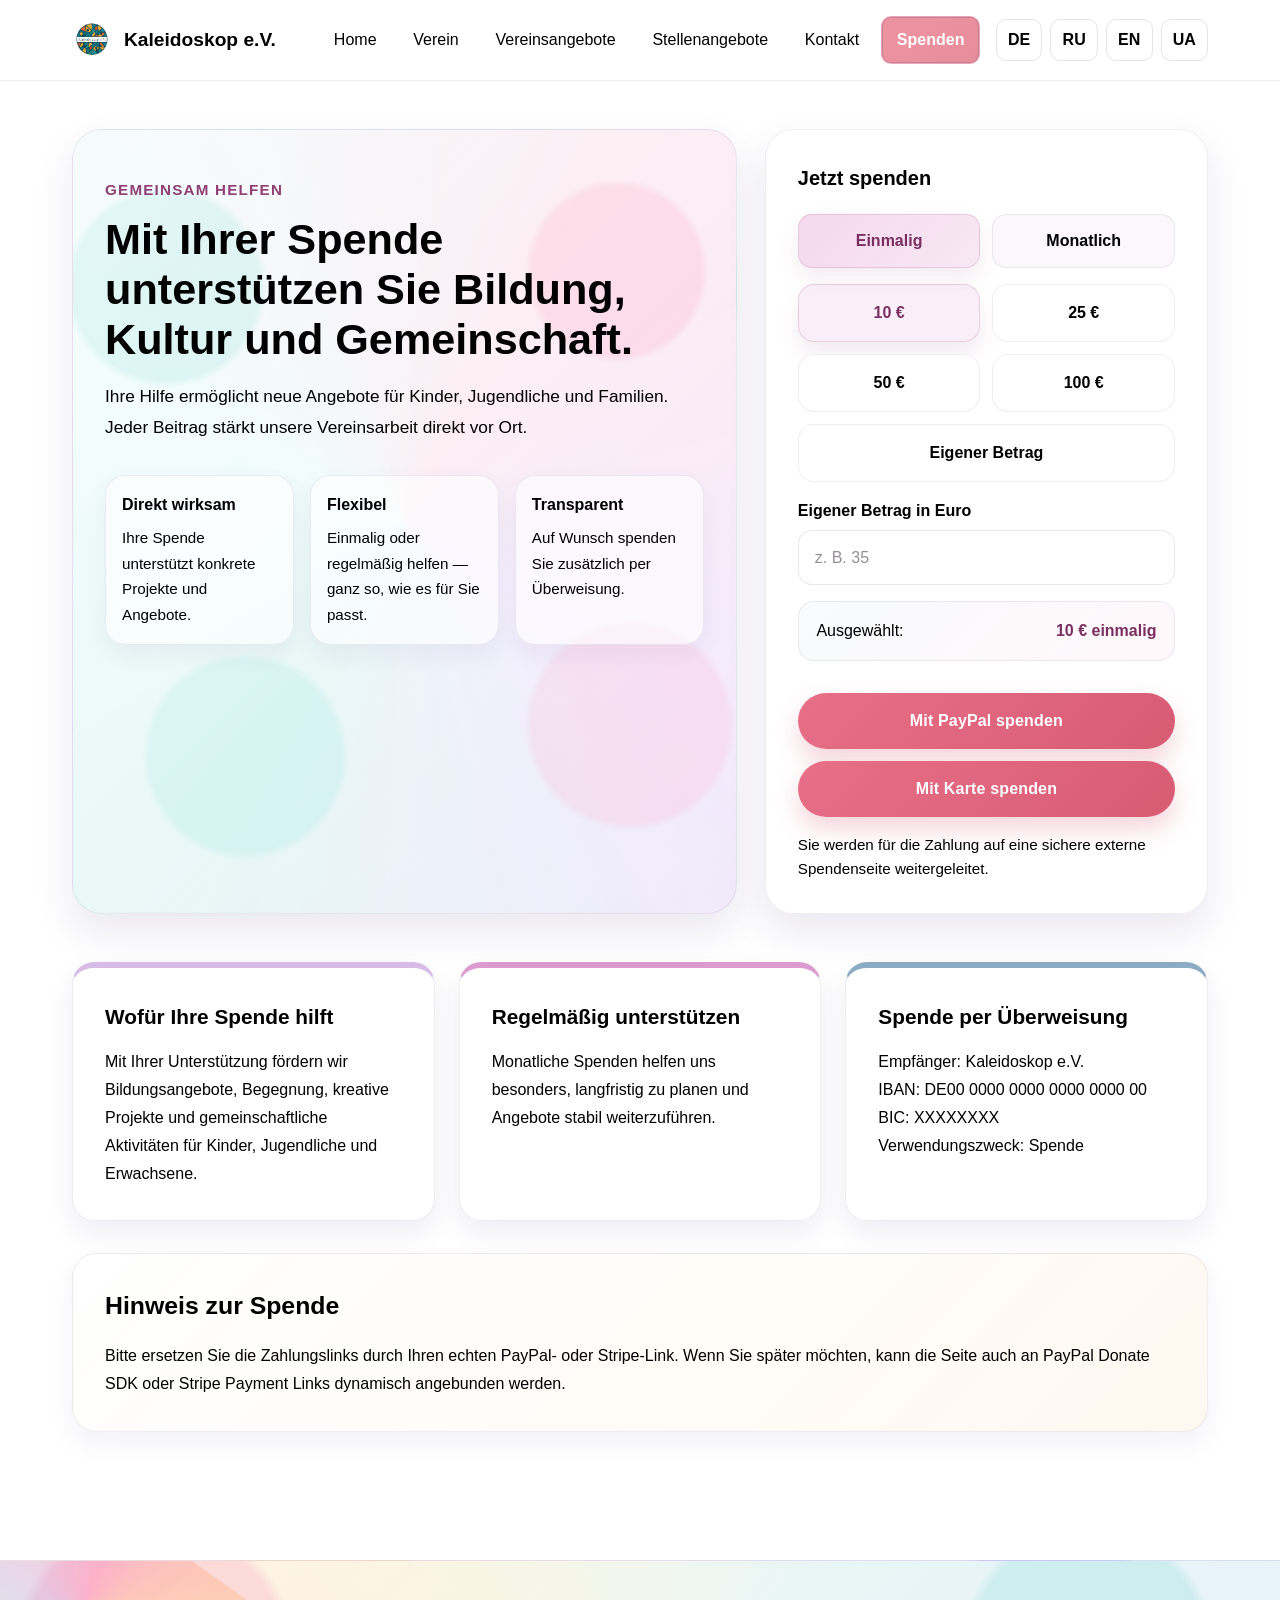
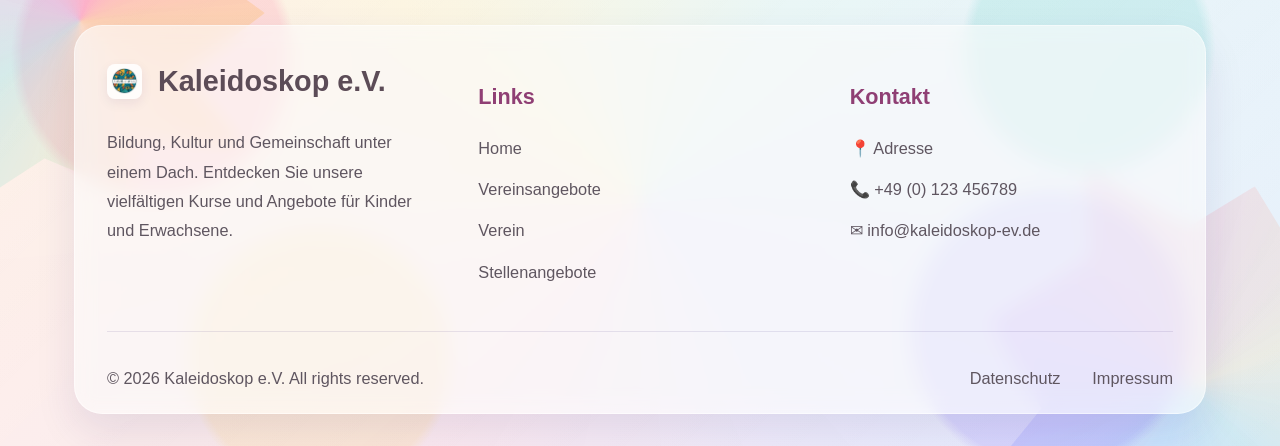
<file: pages/spenden.html>
<!DOCTYPE html>
<html lang="de">
<head>
    <meta charset="UTF-8">
    <meta name="viewport" content="width=device-width, initial-scale=1.0">
    <title>Spenden - Kaleidoskop e.V.</title>    
    <link rel="stylesheet" href="../css/base.css">
    <link rel="stylesheet" href="../css/components.css">
    <link rel="stylesheet" href="../css/layout.css">
    <link rel="stylesheet" href="../css/spenden.css">
</head>
<body>
   <header class="site-header">
        <nav class="navbar">
            <div class="logo" >
                <a href="../index.html">
                    <img src="../images/logo.png" alt="Kaleidoskop e.V. Logo" class="logo-img">
                    <span data-i18n="site.title">Kaleidoskop e.V.</span>
                </a>
            </div>
            <button class="hamburger" onclick="toggleMenu()">☰</button>
            <ul id="nav-menu">
                <li><a href="../index.html" data-i18n="nav.home">Home</a></li>
                <li><a href="verein.html" data-i18n="nav.verein">Verein</a></li>
                <li><a href="angebote.html" data-i18n="nav.angebote">Vereinsangebote</a></li>
                <li><a href="stellen.html" data-i18n="nav.stellen">Stellenangebote</a></li>
                <li><a href="kontakt.html" data-i18n="nav.kontakt">Kontakt</a></li>
                <li><a class="button-spenden" href="spenden.html" data-i18n="nav.spenden">Spenden</a></li>
                <li class="lang-switcher">
                   <button type="button" onclick="setLang('de')">DE</button>
                    <button type="button" onclick="setLang('ru')">RU</button>
                    <button type="button" onclick="setLang('en')">EN</button>
                    <button type="button" onclick="setLang('ua')">UA</button>
                </li>
            </ul>
        </nav>
    </header>


<main class="spenden-page">
        <section class="spenden-hero">
            <div class="spenden-hero-content">
                <p class="spenden-eyebrow">Gemeinsam helfen</p>
                <h1>Mit Ihrer Spende unterstützen Sie Bildung, Kultur und Gemeinschaft.</h1>
                <p class="spenden-lead">
                    Ihre Hilfe ermöglicht neue Angebote für Kinder, Jugendliche und Familien.
                    Jeder Beitrag stärkt unsere Vereinsarbeit direkt vor Ort.
                </p>

                <div class="spenden-trust">
                    <div class="trust-item">
                        <strong>Direkt wirksam</strong>
                        <span>Ihre Spende unterstützt konkrete Projekte und Angebote.</span>
                    </div>
                    <div class="trust-item">
                        <strong>Flexibel</strong>
                        <span>Einmalig oder regelmäßig helfen — ganz so, wie es für Sie passt.</span>
                    </div>
                    <div class="trust-item">
                        <strong>Transparent</strong>
                        <span>Auf Wunsch spenden Sie zusätzlich per Überweisung.</span>
                    </div>
                </div>
            </div>

            <aside class="spenden-box" aria-label="Spendenformular">
                <p class="box-title">Jetzt spenden</p>

                <div class="donation-toggle" role="tablist" aria-label="Spendenrhythmus">
                    <button type="button" class="toggle-btn active" role="tab" aria-selected="true" data-mode="once">
                        Einmalig
                    </button>
                    <button type="button" class="toggle-btn" role="tab" aria-selected="false" data-mode="monthly">
                        Monatlich <!--Способы оплаты будут PayPay und Stripe-->
                    </button>
                </div>

                <div class="amount-grid" aria-label="Spendensumme wählen">
                    <button type="button" class="amount-btn active" data-amount="10">10 €</button>
                    <button type="button" class="amount-btn" data-amount="25">25 €</button>
                    <button type="button" class="amount-btn" data-amount="50">50 €</button>
                    <button type="button" class="amount-btn" data-amount="100">100 €</button>
                    <button type="button" class="amount-btn amount-custom" data-amount="custom">Eigener Betrag</button>
                </div>

                <div class="custom-amount" id="custom-amount-block" hidden>
                    <label for="custom-amount-input">Eigener Betrag in Euro</label>
                    <input id="custom-amount-input" type="number" min="1" step="1" placeholder="z. B. 35">
                </div>

                <div class="donation-summary">
                    <span>Ausgewählt:</span>
                    <strong id="donation-summary-text">10 € einmalig</strong>
                </div>

                <div class="payment-buttons">
                    <a
                        id="donate-paypal"
                        class="donate-btn paypal-btn"
                        href="https://www.paypal.com/donate/"
                        target="_blank"
                        rel="noopener noreferrer"
                        >
                        Mit PayPal spenden
                    </a>

                     <a
                        id="donate-card"
                        class="donate-btn card-btn"
                        href="https://buy.stripe.com/DEIN-LINK"
                        target="_blank"
                        rel="noopener noreferrer"
                        >
                        Mit Karte spenden
                    </a>
                </div>
                <p class="spenden-note">
                    Sie werden für die Zahlung auf eine sichere externe Spendenseite weitergeleitet.
                </p>
            </aside>
        </section>

        <section class="spenden-info-grid">
            <article class="info-card">
                <h2>Wofür Ihre Spende hilft</h2>
                <p>
                    Mit Ihrer Unterstützung fördern wir Bildungsangebote, Begegnung, kreative Projekte
                    und gemeinschaftliche Aktivitäten für Kinder, Jugendliche und Erwachsene.
                </p>
            </article>

            <article class="info-card">
                <h2>Regelmäßig unterstützen</h2>
                <p>
                    Monatliche Spenden helfen uns besonders, langfristig zu planen und Angebote
                    stabil weiterzuführen.
                </p>
            </article>

            <article class="info-card">
                <h2>Spende per Überweisung</h2>
                <p>
                    Empfänger: Kaleidoskop e.V.<br>
                    IBAN: DE00 0000 0000 0000 0000 00<br>
                    BIC: XXXXXXXX<br>
                    Verwendungszweck: Spende
                </p>
            </article>
        </section>

        <section class="spenden-extra">
            <h2>Hinweis zur Spende</h2>
            <p>
                Bitte ersetzen Sie die Zahlungslinks durch Ihren echten PayPal- oder Stripe-Link.
                Wenn Sie später möchten, kann die Seite auch an PayPal Donate SDK oder Stripe Payment Links
                dynamisch angebunden werden.
            </p>
        </section>
    </main>



    <footer class="site-footer">
    <div class="footer-container">
        <div class="footer-top">
            <div class="footer-column footer-brand">
                <div class="footer-logo">
                    <img src="../images/logo.png" alt="Kaleidoskop e.V. Logo" class="footer-logo-img">
                    <span data-i18n="site.title">Kaleidoskop e.V.</span>
                </div>
                <p data-i18n="home.subtitle">
                    Bildung, Kultur und Gemeinschaft unter einem Dach.
                    Entdecken Sie unsere vielfältigen Kurse und Angebote für Kinder und Erwachsene.
                </p>
            </div>


            <div class="footer-column">
                <h3 data-i18n="footer.links">Links</h3>
                <ul>
                    <li><a href="../index.html" data-i18n="nav.home">Startseite</a></li>
                    <li><a href="angebote.html" data-i18n="nav.angebote">Angebote</a></li>
                    <li><a href="verein.html" data-i18n="nav.verein">Verein</a></li>
                    <li><a href="stellen.html" data-i18n="nav.stellen">Stellenangebote</a></li>
                </ul>
            </div>


            <div class="footer-column">
                <h3 data-i18n="nav.kontakt">Kontakt</h3>
                <ul class="footer-contact">
                    <li data-i18n="footer.address">📍 adresse</li>
                    <li data-i18n="footer.phone">📞 +49 (0) 123 456789</li>
                    <li data-i18n="footer.email">✉ info@kaleidoskop-ev.de</li>
                </ul>
            </div>
        </div>


        <div class="footer-bottom">
            <p data-i18n="footer.rights">© 2026 Kaleidoskop e.V. All rights reserved.</p>
            <div class="footer-bottom-links">
                <a href="datenschutz.html" data-i18n="footer.datenschutz">Datenschutz</a>
                <a href="impressum.html" data-i18n="footer.impressum">Impressum</a>
            </div>
        </div>
    </div>
</footer>


    <script src="../js/script.js"></script>
</body>
</html>
</file>
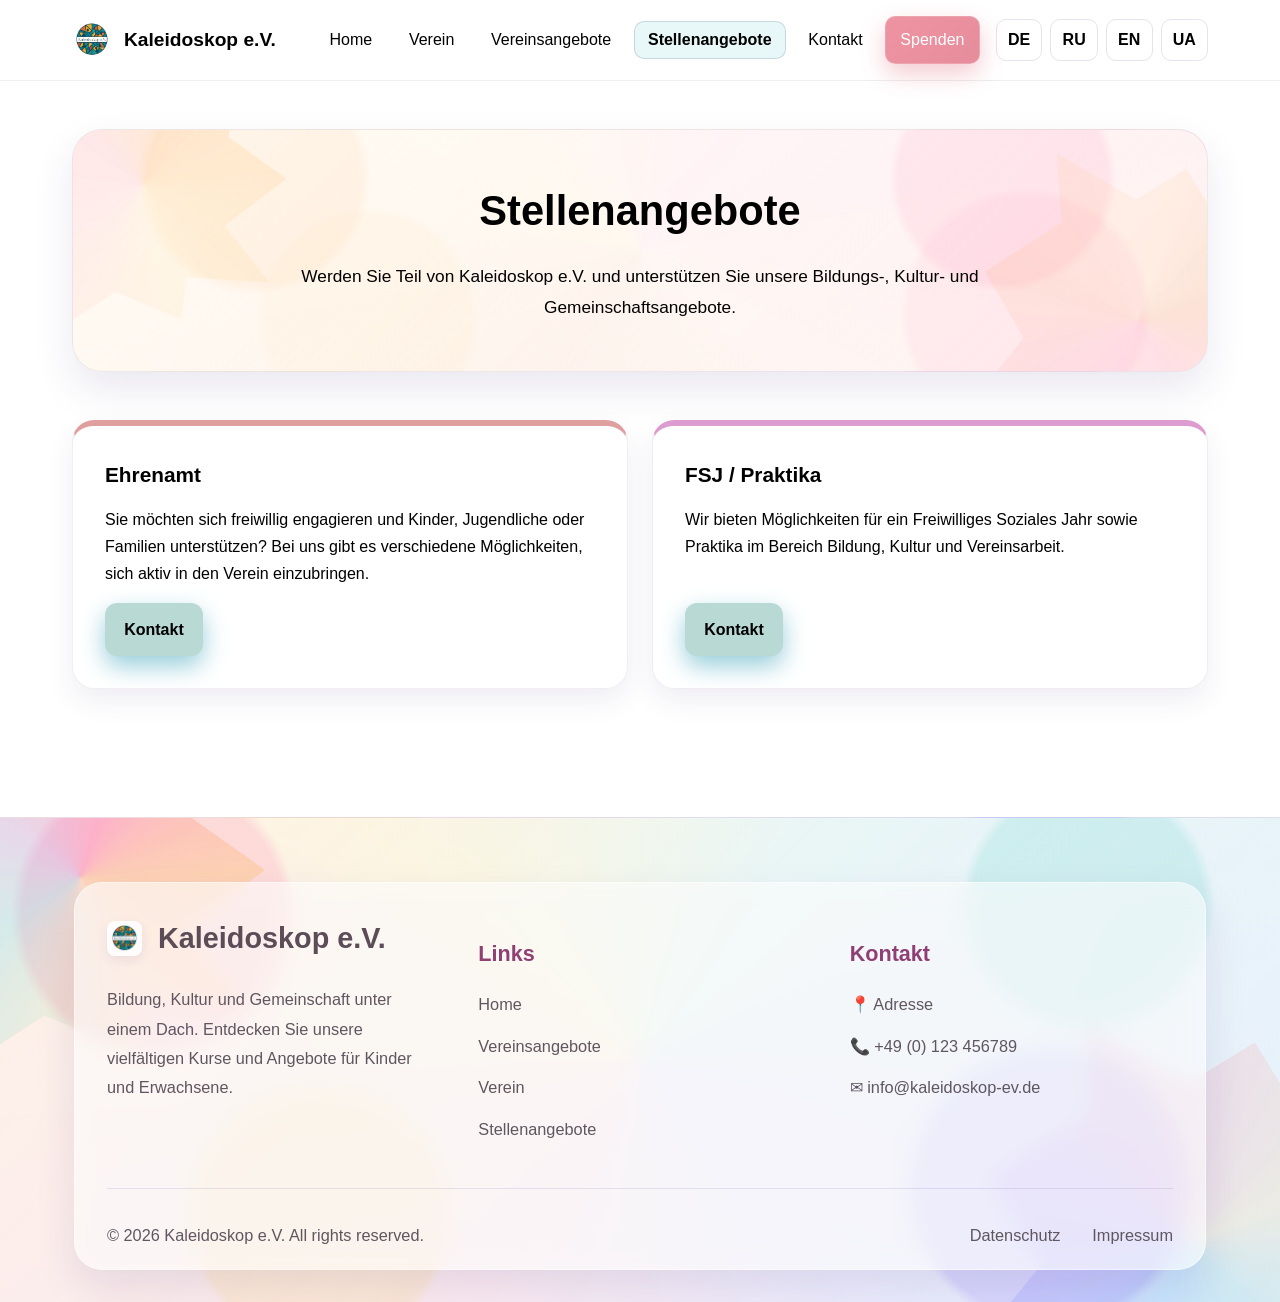
<file: pages/stellen.html>
<!DOCTYPE html>
<html lang="de">
<head>
    <meta charset="UTF-8">
    <meta name="viewport" content="width=device-width, initial-scale=1.0">
    <title>Stellenangebote - Kaleidoskop e.V.</title>
    <link rel="stylesheet" href="../css/base.css">
    <link rel="stylesheet" href="../css/components.css">
    <link rel="stylesheet" href="../css/layout.css">
    <link rel="stylesheet" href="../css/stellen.css">
</head>
<body>
     <header class="site-header">
        <nav class="navbar">
            <div class="logo" >
                <a href="../index.html">
                    <img src="../images/logo.png" alt="Kaleidoskop e.V. Logo" class="logo-img">
                    <span data-i18n="site.title">Kaleidoskop e.V.</span>
                </a>
            </div>
            <button class="hamburger" onclick="toggleMenu()">☰</button>
            <ul id="nav-menu">
                <li><a href="../index.html" data-i18n="nav.home">Home</a></li>
                <li><a href="verein.html" data-i18n="nav.verein">Verein</a></li>
                <li><a href="angebote.html" data-i18n="nav.angebote">Vereinsangebote</a></li>
                <li><a href="stellen.html" data-i18n="nav.stellen">Stellenangebote</a></li>
                <li><a href="kontakt.html" data-i18n="nav.kontakt">Kontakt</a></li>
                <li><a class="button-spenden" href="spenden.html" data-i18n="nav.spenden">Spenden</a></li>
                <li class="lang-switcher">
                   <button type="button" onclick="setLang('de')">DE</button>
                    <button type="button" onclick="setLang('ru')">RU</button>
                    <button type="button" onclick="setLang('en')">EN</button>
                    <button type="button" onclick="setLang('ua')">UA</button>
                </li>
            </ul>
        </nav>
    </header>
<main class="stellen-page">
    <section class="stellen-hero">
        <h1 data-i18n="page.stellen.title">Stellenangebote</h1>
        <p data-i18n="page.stellen.subtitle">
            Werden Sie Teil von Kaleidoskop e.V. und unterstützen Sie unsere Bildungs-, Kultur- und Gemeinschaftsangebote.
        </p>
    </section>


    <section class="stellen-list">
        <div class="stellen-grid">
            <article class="stelle-card">
                <h2 data-i18n="page.stellen.ehrenamt.title">Ehrenamt</h2>
                <p data-i18n="page.stellen.ehrenamt.text">
                    Sie möchten sich freiwillig engagieren und Kinder, Jugendliche oder Familien unterstützen?
                    Bei uns gibt es verschiedene Möglichkeiten, sich aktiv in den Verein einzubringen.
                </p>
                <a id="angebote-button" href="kontakt.html"  data-i18n="nav.kontakt">Kontakt</a>
            </article>


            <article class="stelle-card">
                <h2 data-i18n="page.stellen.fsj.title">FSJ / Praktika</h2>
                <p data-i18n="page.stellen.fsj.text">
                    Wir bieten Möglichkeiten für ein Freiwilliges Soziales Jahr sowie Praktika im Bereich Bildung,
                    Kultur und Vereinsarbeit.
                </p>
                <a id="angebote-button" href="kontakt.html" data-i18n="nav.kontakt">Kontakt</a>
            </article>
        </div>
    </section>
</main>



      <footer class="site-footer">
    <div class="footer-container">
        <div class="footer-top">
            <div class="footer-column footer-brand">
                <div class="footer-logo">
                    <img src="../images/logo.png" alt="Kaleidoskop e.V. Logo" class="footer-logo-img">
                    <span data-i18n="site.title">Kaleidoskop e.V.</span>
                </div>
                <p data-i18n="home.subtitle">
                    Bildung, Kultur und Gemeinschaft unter einem Dach.
                    Entdecken Sie unsere vielfältigen Kurse und Angebote für Kinder und Erwachsene.
                </p>
            </div>


            <div class="footer-column">
                <h3 data-i18n="footer.links">Links</h3>
                <ul>
                    <li><a href="../index.html" data-i18n="nav.home">Startseite</a></li>
                    <li><a href="angebote.html" data-i18n="nav.angebote">Angebote</a></li>
                    <li><a href="verein.html" data-i18n="nav.verein">Verein</a></li>
                    <li><a href="stellen.html" data-i18n="nav.stellen">Stellenangebote</a></li>
                </ul>
            </div>


            <div class="footer-column">
                <h3 data-i18n="nav.kontakt">Kontakt</h3>
                <ul class="footer-contact">
                    <li data-i18n="footer.address">📍 adresse</li>
                    <li data-i18n="footer.phone">📞 +49 (0) 123 456789</li>
                    <li data-i18n="footer.email">✉ info@kaleidoskop-ev.de</li>
                </ul>
            </div>
        </div>


        <div class="footer-bottom">
            <p data-i18n="footer.rights">© 2026 Kaleidoskop e.V. All rights reserved.</p>
            <div class="footer-bottom-links">
                <a href="datenschutz.html" data-i18n="footer.datenschutz">Datenschutz</a>
                <a href="impressum.html" data-i18n="footer.impressum">Impressum</a>
            </div>
        </div>
    </div>
</footer>


    <script src="../js/script.js"></script>
</body>
</html>
</file>
<file: css/base.css>
*,
*::before,
*::after {
    box-sizing: border-box;
}

body {
    font-family: Arial, sans-serif;
    margin: 0;
    padding: 0;
    line-height: 1.6;
    color: var(--color-text-secondary);
    background: var(--color-bg-main);
}
img {
    max-width: 100%;
    display: block;
}

a {
    color: inherit;
    text-decoration: none;
}

button,
input,
textarea,
select {
    font: inherit;
}
</file>
<file: css/components.css>
.button-group {
    display: flex;
    justify-content: center;
    gap: 1rem;
    flex-wrap: wrap;
    margin: 2rem 0 4rem;
}

.button-group a {
    text-decoration: none;
}

.button-group button,
.angebote-hero button,
.stelle-link,
.kontakt-link,
main > p a[href$=".pdf"] {
    border: none;
    border-radius: 14px;
    font-size: 1rem;
    font-weight: 700;
    cursor: pointer;
    transition: transform 0.25s ease, box-shadow 0.25s ease, background-color 0.25s ease, color 0.25s ease;
}

.button-group button,
.angebote-hero button {
    padding: 1rem 2rem;
}

/* Основные кнопки */
#angebote-button,
.stelle-link,
.kontakt-link,
main > p a[href$=".pdf"] {
    display: inline-block;
    margin-top: auto;
    align-self: flex-start;
    padding: 0.85rem 1.2rem;
    background-color: #b8d9d4;
    color: #000000;
    border-radius: 12px;
    font-weight: 600;
    transition: background-color 0.25s ease, transform 0.25s ease, box-shadow 0.25s ease;
    box-shadow: 0 10px 24px #98cedb;
    text-decoration: none;
}

#angebote-button:hover,
.stelle-link:hover,
.kontakt-link:hover,
main > p a[href$=".pdf"]:hover {
    background-color: #98cedb;
    transform: translateY(-2px);
    box-shadow: 0 14px 30px #98cedb;
}

/* Главная CTA-кнопка */
#cta-button {
    background-color: #eec7dfad;
    color: var(--color-text-main);
    box-shadow: 0 10px 24px #eec7dfad;
}

#cta-button:hover {
    background-color: #efc9c9;
    transform: translateY(-2px);
    box-shadow: 0 14px 30px #efc9c9;
}


/* Cookie banner */
.cookie-banner {
    position: fixed;
    left: 50%;
    bottom: 1rem;
    transform: translateX(-50%);
    width: calc(100% - 2rem);
    max-width: 920px;
    background: rgba(255, 255, 255, 0.96);
    padding: 1rem 1.25rem;
    z-index: 9999;
    text-align: center;
    display: none;
    border: 1px solid rgba(45, 27, 105, 0.1);
    border-radius: 18px;
    color: var(--color-text-main);
    box-shadow: 0 16px 40px rgba(45, 27, 105, 0.12);
    backdrop-filter: blur(10px);
}

.cookie-banner.active {
    display: block !important;
}

.cookie-banner.hidden {
    display: none;
}

.cookie-banner p {
    margin: 0;
    color: var(--color-text-main);
}

.cookie-banner button {
    margin-top: 0.75rem;
    padding: 0.8rem 1.2rem;
    border: none;
    border-radius: 12px;
    background-color: var(--color-primary);
    color: var(--color-white);
    font-weight: 700;
    cursor: pointer;
    transition: background-color 0.25s ease, transform 0.25s ease;
}

.cookie-banner button:hover {
    background-color: var(--color-primary-dark);
    transform: translateY(-2px);
}

@media (max-width: 768px) {
    .button-group {
        margin: 2rem 0 3rem;
    }

    .button-group button {
        width: 100%;
        max-width: 320px;
    }

    .button-group button,
    .angebote-hero button {
        padding: 0.95rem 1.25rem;
    }

    .cookie-banner {
        width: calc(100% - 1rem);
        bottom: 0.5rem;
        padding: 1rem;
        border-radius: 16px;
    }

    .cookie-banner button {
        width: 100%;
        margin-top: 0.9rem;
    }
}
</file>
<file: css/layout.css>
.wrapper {
    display: flex;
    flex-direction: column;
    min-height: 100vh;
}

main {
    flex: 1;
    max-width: 1200px;
    margin: 0 auto;
    padding: 3rem 2rem 5rem;
}

.content {
    padding: 4rem 2rem 5rem;
    max-width: 1200px;
    margin: 0 auto;
}

.site-header {
    position: sticky;
    top: 0;
    z-index: 1000;
    background: rgba(255, 255, 255, 0.92);
    backdrop-filter: blur(12px);
    border-bottom: 1px solid rgba(148, 163, 184, 0.18);
}

.navbar {
    max-width: 1200px;
    margin: 0 auto;
    padding: 1rem 2rem;
    display: flex;
    align-items: center;
    justify-content: space-between;
    gap: 1rem;
}

.logo a {
    display: flex;
    align-items: center;
    gap: 0.75rem;
    text-decoration: none;
    color: var(--color-text-main);
    font-size: 1.2rem;
    font-weight: 700;
}

.logo-img {
    width: 40px;
    height: 40px;
    object-fit: contain;
}

#nav-menu {
    display: flex;
    align-items: center;
    gap: 0.5rem;
    list-style: none;
    margin: 0;
    padding: 0;
}

#nav-menu a {
    text-decoration: none;
    color: var(--color-text-main);    
    font-weight: 500;
    padding: 0.65rem 0.9rem;
    border-radius: 10px;
    transition: background-color 0.25s ease, color 0.25s ease, transform 0.25s ease;
}

#nav-menu a:hover {
    background-color: rgba(67, 187, 187, 0.12);
    color: #0f434f;
    transform: translateY(-1px);
}

#nav-menu a[aria-current="page"] {
    background-color: rgba(67, 187, 187, 0.12);
    color: var(--color-primary);
    font-weight: 700;
    box-shadow: inset 0 0 0 1px rgba(4, 58, 111, 0.16);
}

#nav-menu a[aria-current="page"]:hover {
    background-color: rgba(38, 149, 149, 0.134);
    color: var(--color-primary);
}

.button-spenden {
    display: inline-flex;
    align-items: center;
    justify-content: center;
    border-radius: 999px;
    text-decoration: none;
    font-weight: 800;
    color: #ffffff;
    background: linear-gradient(135deg, #ee93a2, #e68d9c);
    box-shadow: 0 10px 24px rgba(217, 72, 95, 0.28);
    border: 1px solid rgba(255, 255, 255, 0.18);
    transition:
        transform 0.2s ease,
        box-shadow 0.2s ease,
        background 0.2s ease,
        color 0.2s ease;
}

.button-spenden:hover {
    color: #ffffff;
    background: linear-gradient(135deg, #ee93a2, #e68d9c);
    transform: translateY(-2px);
    box-shadow: 0 14px 28px rgba(217, 72, 95, 0.36);
}

.button-spenden:focus-visible {
    outline: 3px solid rgba(232, 93, 117, 0.28);
    outline-offset: 3px;
}

.button-spenden[aria-current="page"] {
    color: #ffffff;
    background: linear-gradient(135deg, #ee93a2, #e68d9c);
    box-shadow: 0 10px 24px rgba(217, 72, 95, 0.28);
}

#nav-menu a.button-spenden {
    color: #fff;
    background: linear-gradient(135deg, #ee93a2, #e68d9c);
}

#nav-menu a.button-spenden:hover {
    color: #fff;
    background: linear-gradient(135deg, #ee93a2, #e68d9c);
}

.lang-switcher {
    display: flex;
    align-items: center;
    gap: 0.5rem;
    margin-left: 0.5rem;
}

.lang-switcher button {
     border: 1px solid rgba(45, 27, 105, 0.12);
    background-color: var(--color-white);
    color: var(--color-text-main);
    border-radius: 10px;
    padding: 0.45rem 0.7rem;
    font-weight: 600;
    cursor: pointer;
    transition: all 0.25s ease;
}

.lang-switcher button:hover {
    background-color: #f7d6eeb0;
    color: var(--color-text-main);
    border-color: #ad86a3b0;
    transform: translateY(-1px);
}

.hamburger {
    display: none;
    border: none;
    background-color: #b8d9d4;
    color: var(--color-white);
    width: 46px;
    height: 46px;
    border-radius: 12px;
    font-size: 1.4rem;
    cursor: pointer;
    transition: background-color 0.25s ease, transform 0.25s ease;
    box-shadow: 0 8px 18px #b8d9d4;
}

.hamburger:hover {
    background-color: var(--color-primary-dark);
    transform: translateY(-2px);

}

.site-footer {
    position: relative;
    overflow: hidden;
    width: 100%;
    margin-top: 3rem;
    padding: 4rem 2rem 2rem;
    background:
        linear-gradient(135deg, rgba(255, 255, 255, 0.20), rgba(255, 255, 255, 0.08)),
        radial-gradient(circle at 12% 20%, rgba(255, 107, 157, 0.22) 0 11%, transparent 12%),
        radial-gradient(circle at 85% 18%, rgba(78, 205, 196, 0.20) 0 10%, transparent 11%),
        radial-gradient(circle at 25% 82%, rgba(255, 206, 86, 0.18) 0 12%, transparent 13%),
        radial-gradient(circle at 82% 76%, rgba(123, 97, 255, 0.18) 0 12%, transparent 13%),
        conic-gradient(
            from 220deg at 50% 50%,
            rgba(255, 107, 157, 0.14),
            rgba(255, 196, 0, 0.12),
            rgba(78, 205, 196, 0.12),
            rgba(123, 97, 255, 0.12),
            rgba(255, 107, 157, 0.14)
        ),
        linear-gradient(135deg, #fdf7fa, #f6fffe);
    border-top: 1px solid rgba(45, 27, 105, 0.08);
    isolation: isolate;
}

.site-footer::before,
.site-footer::after {
    content: "";
    position: absolute;
    z-index: 0;
    pointer-events: none;
    opacity: 0.85;
}

.site-footer::before {
    width: 360px;
    height: 360px;
    top: -120px;
    left: -100px;
    background:
        conic-gradient(
            from 35deg,
            rgba(255, 0, 128, 0.22),
            rgba(255, 170, 0, 0.20),
            rgba(255, 230, 90, 0.16),
            rgba(0, 210, 255, 0.18),
            rgba(130, 95, 255, 0.20),
            rgba(255, 0, 128, 0.22)
        );
    clip-path: polygon(50% 0%, 72% 14%, 96% 18%, 84% 42%, 100% 62%, 74% 72%, 84% 96%, 56% 86%, 50% 100%, 30% 84%, 4% 92%, 16% 64%, 0% 44%, 18% 18%);
    transform: rotate(-16deg);
    filter: blur(1px);
}

.site-footer::after {
    width: 420px;
    height: 420px;
    right: -120px;
    bottom: -150px;
    background:
        conic-gradient(
            from 120deg,
            rgba(78, 205, 196, 0.18),
            rgba(0, 153, 255, 0.16),
            rgba(162, 89, 255, 0.18),
            rgba(255, 107, 157, 0.18),
            rgba(255, 205, 86, 0.16),
            rgba(78, 205, 196, 0.18)
        );
    clip-path: polygon(50% 0%, 64% 12%, 88% 8%, 80% 34%, 100% 50%, 80% 68%, 90% 94%, 62% 84%, 50% 100%, 34% 86%, 8% 92%, 18% 66%, 0 50%, 18% 28%, 10% 8%, 38% 14%);
    transform: rotate(18deg);
    filter: blur(1px);
}

.footer-container {
    position: relative;
    z-index: 1;
    max-width: 1132px;
    margin: 0 auto;
    padding: 2rem 2rem 1.2rem;
    background: rgba(255, 255, 255, 0.58);
    border: 1px solid rgba(255, 255, 255, 0.45);
    border-radius: 28px;
    box-shadow: 0 18px 40px rgba(45, 27, 105, 0.10);
    backdrop-filter: blur(10px) contrast(0.95);
    -webkit-backdrop-filter: blur(10px) contrast(0.95);
}

.footer-top {
    display: flex;
    flex-wrap: wrap;
    gap: 3rem;
    justify-content: space-between;
    padding-bottom: 2rem;
    border-bottom: 1px solid rgba(45, 27, 105, 0.10);
}

.footer-column {
    flex: 1 1 250px;
    min-width: 220px;
}

.footer-brand {
    max-width: 420px;
}

.footer-logo {
    display: flex;
    align-items: center;
    gap: 1rem;
    margin-bottom: 1.5rem;
    font-size: 1.8rem;
    font-weight: 700;
    color: #5c4c57;
}

.footer-logo-img {
    width: 35px;
    height: 35px;
    object-fit: contain;
    background: rgba(255, 255, 255, 0.85);
    border-radius: 8px;
    padding: 2px;
    box-shadow: 0 4px 12px rgba(45, 27, 105, 0.08);
}

.footer-column h3 {
    margin-bottom: 1.2rem;
    font-size: 1.35rem;
    color: #8f3f74;
}

.footer-column p,
.footer-column li,
.footer-column a,
.footer-bottom p,
.footer-bottom-links a {
    color: #5f5660;
    line-height: 1.8;
    font-size: 1.02rem;
    text-decoration: none;
}

.footer-column ul {
    list-style: none;
    padding: 0;
    margin: 0;
}

.footer-column li {
    margin-bottom: 0.75rem;
}

.footer-column a,
.footer-bottom-links a {
    transition: color 0.25s ease, opacity 0.25s ease;
}

.footer-column a:hover,
.footer-bottom-links a:hover {
    color: #2d1b69;
}

.footer-contact {
    margin-bottom: 1.2rem;
}

.footer-bottom {
    display: flex;
    justify-content: space-between;
    align-items: center;
    gap: 1rem;
    flex-wrap: wrap;
    padding-top: 2rem;
    font-size: 1rem;
}

.footer-bottom p {
    margin: 0;
}

.footer-bottom-links {
    display: flex;
    gap: 2rem;
    flex-wrap: wrap;
}



.main-btn {
    display: inline-block;
    margin-top: auto;
    align-self: flex-start;
    padding: 0.85rem 1.2rem;
    background-color: var(--color-primary);
    color: #000000;
    border-radius: 12px;
    font-weight: 600;
    transition: background-color 0.25s ease, transform 0.25s ease, box-shadow 0.25s ease;
    box-shadow: 0 10px 22px rgba(235, 112, 6, 0.2);
}

.main-btn:hover {
    background-color: var(--color-primary-dark);
    transform: translateY(-2px);
}


@media (max-width: 1100px) {
    .navbar {
        padding: 1rem;
        flex-wrap: wrap;
    }

    .hamburger {
        display: flex;
        align-items: center;
        justify-content: center;
        margin-left: auto;
    }

    #nav-menu {
        display: none;
        flex-direction: column;
        align-items: stretch;
        width: 100%;
        margin-top: 1rem;
        padding: 1rem;
        background: var(--color-white);
        border: 1px solid rgba(45, 27, 105, 0.08);
        border-radius: 18px;
        box-shadow: 0 18px 40px rgba(45, 27, 105, 0.08);
        gap: 0.5rem;
    }

    #nav-menu.open {
        display: flex;
    }

    #nav-menu a {
        display: block;
        width: 100%;
        padding: 0.9rem 1rem;
        border-radius: 12px;
        background-color: rgba(60, 3, 11, 0.08);
    }

    .lang-switcher {
        margin-left: 0;
        margin-top: 0.5rem;
        justify-content: flex-start;
    }

    .logo a {
        font-size: 1rem;
    }

    .logo-img {
        width: 38px;
        height: 38px;
    }
}

@media (max-width: 768px) {
    main,
    .content {
        padding: 2rem 1rem 3rem;
    }

    .site-footer {
        padding: 3rem 1.5rem 2rem;
    }

    .footer-top {
        flex-direction: column;
        gap: 2rem;
    }

    .footer-bottom {
        flex-direction: column;
        align-items: flex-start;
    }

    .footer-bottom-links {
        gap: 1.2rem;
    }

    .footer-logo {
        font-size: 1.4rem;
    }
}
</file>
<file: css/home.css>
#mission {
    text-align: center;
    max-width: 900px;
    margin: 0 auto 3rem;
    padding: 3.5rem 2rem;
    position: relative;
    overflow: hidden;
    border-radius: 32px;
    border: 1px solid rgba(45, 27, 105, 0.08);
    box-shadow: 0 18px 40px rgba(45, 27, 105, 0.10);
    background:
        linear-gradient(135deg, rgba(255, 255, 255, 0.65), rgba(255, 255, 255, 0.25)),
        radial-gradient(circle at 15% 20%, rgba(255, 99, 146, 0.35) 0 12%, transparent 13%),
        radial-gradient(circle at 80% 25%, rgba(255, 206, 86, 0.30) 0 10%, transparent 11%),
        radial-gradient(circle at 30% 75%, rgba(54, 162, 235, 0.28) 0 14%, transparent 15%),
        radial-gradient(circle at 85% 80%, rgba(75, 192, 192, 0.30) 0 13%, transparent 14%),
        conic-gradient(
            from 210deg at 50% 50%,
            rgba(255, 107, 157, 0.22),
            rgba(255, 206, 86, 0.22),
            rgba(120, 115, 245, 0.22),
            rgba(78, 205, 196, 0.22),
            rgba(255, 107, 157, 0.22)
        ),
        linear-gradient(135deg, #fff8fb, #f7fffe);
    backdrop-filter: blur(2px);
    isolation: isolate;
}

#mission::before,
#mission::after {
    content: "";
    position: absolute;
    z-index: 0;
    pointer-events: none;
    filter: blur(0.5px);
    opacity: 0.95;
}

#mission::before {
    width: 320px;
    height: 320px;
    top: -90px;
    left: -80px;
    background:
        conic-gradient(
            from 40deg,
            rgba(255, 0, 128, 0.30),
            rgba(255, 166, 0, 0.28),
            rgba(255, 255, 0, 0.22),
            rgba(0, 200, 255, 0.24),
            rgba(123, 97, 255, 0.28),
            rgba(255, 0, 128, 0.30)
        );
    clip-path: polygon(50% 0%, 72% 18%, 100% 20%, 82% 48%, 100% 78%, 68% 72%, 50% 100%, 30% 74%, 0% 78%, 18% 48%, 0% 18%, 28% 20%);
    transform: rotate(-18deg);
}

#mission::after {
    width: 360px;
    height: 360px;
    right: -110px;
    bottom: -120px;
    background:
        conic-gradient(
            from 120deg,
            rgba(0, 255, 213, 0.28),
            rgba(0, 140, 255, 0.24),
            rgba(162, 89, 255, 0.28),
            rgba(255, 99, 132, 0.28),
            rgba(255, 205, 86, 0.24),
            rgba(0, 255, 213, 0.28)
        );
    clip-path: polygon(50% 0%, 65% 12%, 88% 8%, 82% 32%, 100% 50%, 80% 66%, 88% 92%, 62% 84%, 50% 100%, 34% 86%, 10% 92%, 18% 66%, 0 50%, 18% 30%, 8% 8%, 36% 14%);
    transform: rotate(22deg);
}

#mission > * {
    position: relative;
    z-index: 1;
}



#mission h1,
#mission p {
    position: relative;
    z-index: 1;
}

#mission h1 {
    font-size: 3.2rem;
    line-height: 1.1;
    margin-bottom: 1rem;
    color: var(--color-text-main);
}

#mission p {
    font-size: 1.2rem;
    color: var(--color-text-secondary);
    margin: 0 auto;
    max-width: 720px;
}

.offers {
    margin-top: 3rem;
    background: linear-gradient(180deg, rgba(255, 255, 255, 0.8) 0%, rgba(255, 248, 240, 1) 100%);
    border-radius: 28px;
    padding: 3rem 2rem;
    border: 1px solid rgba(45, 27, 105, 0.08);
    box-shadow: 0 14px 34px rgba(45, 27, 105, 0.06);
}

.offers h2 {
    text-align: center;
    font-size: 2.1rem;
    margin: 0 0 2.2rem;
    color: var(--color-text-main);
}

.offers-grid {
    display: grid;
    grid-template-columns: repeat(auto-fit, minmax(240px, 1fr));
    gap: 1.5rem;
    max-width: 1100px;
    margin: 0 auto;
}

.offer-card {
    background-color: var(--color-white);
    border-radius: 22px;
    padding: 2rem;
    box-shadow: 0 12px 30px rgba(45, 27, 105, 0.08);
    border: 1px solid rgba(45, 27, 105, 0.08);
    transition: transform 0.25s ease, box-shadow 0.25s ease, border-color 0.25s ease;
    position: relative;
}

.offer-card:nth-child(1) {
    border-top: 6px solid #cba6dfbf;
}

.offer-card:nth-child(2) {
    border-top: 6px solid #dd9cd0;
}

.offer-card:nth-child(3) {
    border-top: 6px solid #8bacc4;
}

.offer-card:hover {
    transform: translateY(-6px);
    box-shadow: 0 18px 38px rgba(45, 27, 105, 0.12);
}

.offer-card h3 {
    margin: 0 0 0.9rem;
    color: var(--color-text-main);
    font-size: 1.3rem;
}

.offer-card p {
    margin: 0;
    color: var(--color-text-secondary);
    line-height: 1.7;
    font-size: 1rem;
}

@media (min-width: 769px) and (max-width: 1024px) {
    .offers-grid {
        grid-template-columns: repeat(2, 1fr);
        gap: 1.25rem;
    }
}

@media (max-width: 768px) {
    #mission {
        padding: 2.5rem 1.25rem;
        border-radius: 24px;
        margin-bottom: 2rem;
    }

    #mission h1 {
        font-size: 2.2rem;
    }

    #mission p {
        font-size: 1.05rem;
    }

    .offers {
        padding: 2rem 1rem;
        border-radius: 20px;
    }

    .offers h2 {
        font-size: 1.65rem;
    }

    .offers-grid {
        grid-template-columns: 1fr;
        gap: 1rem;
    }

    .offer-card {
        padding: 1.5rem;
        border-radius: 18px;
    }
}
</file>
<file: css/angebote.css>
.angebote-page {
    max-width: 1200px;
    margin: 0 auto;
    padding: 3rem 2rem 5rem;
}

.angebote-hero {
    position: relative;
    overflow: hidden;
    text-align: center;
    padding: 3.2rem 1.5rem;
    margin-bottom: 3rem;
    border-radius: 30px;
    border: 1px solid rgba(45, 27, 105, 0.08);
    box-shadow: 0 18px 40px rgba(45, 27, 105, 0.10);
    background:
        linear-gradient(135deg, rgba(255, 255, 255, 0.62), rgba(255, 255, 255, 0.16)),
        radial-gradient(circle at 14% 20%, rgba(255, 99, 132, 0.28) 0 11%, transparent 12%),
        radial-gradient(circle at 85% 18%, rgba(255, 206, 86, 0.24) 0 10%, transparent 11%),
        radial-gradient(circle at 26% 78%, rgba(54, 162, 235, 0.24) 0 12%, transparent 13%),
        radial-gradient(circle at 82% 76%, rgba(75, 192, 192, 0.24) 0 13%, transparent 14%),
        conic-gradient(
            from 210deg at 50% 50%,
            rgba(255, 107, 157, 0.18),
            rgba(255, 196, 0, 0.18),
            rgba(113, 93, 255, 0.18),
            rgba(78, 205, 196, 0.18),
            rgba(255, 107, 157, 0.18)
        ),
        linear-gradient(135deg, #fff8fc, #f5ffff);
    isolation: isolate;
}

.angebote-hero::before,
.angebote-hero::after {
    content: "";
    position: absolute;
    z-index: 0;
    pointer-events: none;
    opacity: 0.96;
}

.angebote-hero::before {
    width: 300px;
    height: 300px;
    top: -90px;
    left: -70px;
    background:
        conic-gradient(
            from 45deg,
            rgba(255, 0, 128, 0.28),
            rgba(255, 150, 0, 0.24),
            rgba(255, 230, 0, 0.22),
            rgba(0, 210, 255, 0.22),
            rgba(130, 95, 255, 0.26),
            rgba(255, 0, 128, 0.28)
        );
    clip-path: polygon(50% 0%, 72% 14%, 96% 18%, 84% 40%, 100% 62%, 74% 70%, 84% 96%, 56% 86%, 50% 100%, 30% 84%, 4% 92%, 16% 64%, 0% 44%, 18% 18%);
    transform: rotate(-18deg);
    filter: blur(0.5px);
}

.angebote-hero::after {
    width: 340px;
    height: 340px;
    right: -90px;
    bottom: -110px;
    background:
        conic-gradient(
            from 120deg,
            rgba(0, 255, 213, 0.24),
            rgba(0, 153, 255, 0.22),
            rgba(162, 89, 255, 0.26),
            rgba(255, 99, 132, 0.24),
            rgba(255, 205, 86, 0.22),
            rgba(0, 255, 213, 0.24)
        );
    clip-path: polygon(50% 0%, 64% 12%, 88% 8%, 80% 34%, 100% 50%, 80% 68%, 90% 94%, 62% 84%, 50% 100%, 34% 86%, 8% 92%, 18% 66%, 0 50%, 18% 28%, 10% 8%, 38% 14%);
    transform: rotate(20deg);
    filter: blur(0.5px);
}

.angebote-hero > * {
    position: relative;
    z-index: 1;
}


.angebote-hero h1,
.angebote-hero p,
.angebote-hero button,
.angebote-hero a {
    position: relative;
    z-index: 1;
}

.angebote-hero button {
    margin-top: 2rem;
}

.angebote-hero h1 {
    margin: 0 0 1rem;
    font-size: 2.7rem;
    color: var(--color-text-main);
}

.angebote-hero p {
    max-width: 760px;
    margin: 0 auto;
    font-size: 1.08rem;
    line-height: 1.8;
    color: var(--color-text-secondary);
}

.angebote-grid {
    display: grid;
    grid-template-columns: repeat(auto-fit, minmax(250px, 1fr));
    gap: 1.5rem;
}

.angebot-card {
    background: var(--color-white);
    border-radius: 22px;
    padding: 2rem;
    border: 1px solid rgba(45, 27, 105, 0.08);
    box-shadow: 0 12px 28px rgba(45, 27, 105, 0.08);
    transition: transform 0.25s ease, box-shadow 0.25s ease, border-color 0.25s ease;
    position: relative;
    overflow: hidden;
}

/* Разные цвета карточек */
.angebot-card:nth-child(1) {
    border-top: 6px solid #cba6dfbf;
}

.angebot-card:nth-child(2) {
    border-top: 6px solid #dd9cd0;
}

.angebot-card:nth-child(3) {
    border-top: 6px solid #dd9cd0;
}

.angebot-card:nth-child(4) {
    border-top: 6px solid #dd9cd0;
}

.angebot-card:nth-child(5) {
    border-top: 6px solid #8bacc4;
}

.angebot-card:nth-child(6) {
   border-top: 6px solid #8bacc4;
}

.angebot-card:nth-child(7) {
    border-top: 6px solid #d07272ad;}

.angebot-card:nth-child(8) {
    border-top: 6px solid #d07272ad;}

.angebot-card:nth-child(9) {
    border-top: 6px solid #a0d2d2;
}

.angebot-card:nth-child(10) {
    border-top: 6px solid #b9d7b8;
}

.angebot-card:hover {
    transform: translateY(-6px);
    box-shadow: 0 20px 40px rgba(45, 27, 105, 0.12);
}

.angebot-card h3 {
    margin: 0 0 0.9rem;
    color: var(--color-text-main);
    font-size: 1.2rem;
}

.angebot-card p {
    margin: 0;
    color: var(--color-text-secondary);
    line-height: 1.7;
    font-size: 1rem;
}

@media (max-width: 768px) {
    .angebote-page {
        padding: 2rem 1rem 3rem;
    }

    .angebote-hero {
        padding: 2.2rem 1rem;
        border-radius: 22px;
        margin-bottom: 2rem;
    }

    .angebote-hero h1 {
        font-size: 2rem;
    }

    .angebote-hero p {
        font-size: 1rem;
    }

    .angebote-grid {
        gap: 1rem;
    }

    .angebot-card {
        padding: 1.5rem;
        border-radius: 18px;
    }
}
</file>
<file: css/legal.css>
.impressum-page,
.datenschutz-page {
    max-width: 1000px;
    margin: 0 auto;
    padding: 3rem 2rem 5rem;
}

.impressum-hero,
.datenschutz-hero {
    text-align: center;
    background: linear-gradient(180deg, #f8fafc 0%, #eef3f8 100%);
    border-radius: 24px;
    padding: 3rem 2rem;
    margin-bottom: 2.5rem;
    box-shadow: 0 12px 30px rgba(15, 23, 42, 0.06);
}

.impressum-hero h1,
.datenschutz-hero h1 {
    margin: 0 0 1rem;
    font-size: 2.4rem;
    color: #16233b;
}

.impressum-hero p,
.datenschutz-hero p {
    margin: 0 auto;
    color: #5b6575;
    font-size: 1.05rem;
    line-height: 1.8;
}

.impressum-hero p {
    max-width: 700px;
}

.datenschutz-hero p {
    max-width: 720px;
}

.impressum-card,
.datenschutz-card {
    background: #ffffff;
    border-radius: 24px;
    padding: 2.5rem;
    border: 1px solid rgba(148, 163, 184, 0.14);
    box-shadow: 0 12px 28px rgba(15, 23, 42, 0.06);
}

.impressum-section + .impressum-section,
.datenschutz-section + .datenschutz-section {
    margin-top: 2rem;
    padding-top: 2rem;
    border-top: 1px solid rgba(148, 163, 184, 0.18);
}

.impressum-section h2,
.datenschutz-section h2 {
    margin: 0 0 0.9rem;
    font-size: 1.35rem;
    color: #16233b;
}

.impressum-section p,
.datenschutz-section p {
    color: #5b6575;
    line-height: 1.8;
    font-size: 1rem;
}

.impressum-section p {
    margin: 0 0 0.65rem;
}

.datenschutz-section p {
    margin: 0 0 0.8rem;
}

.datenschutz-section a {
    color: #16233b;
    text-decoration: none;
    font-weight: 600;
}

.datenschutz-section a:hover {
    text-decoration: underline;
}


@media (max-width: 768px) {
    .impressum-page,
    .datenschutz-page {
        padding: 2rem 1rem 3rem;
    }

    .impressum-hero,
    .datenschutz-hero {
        padding: 2rem 1rem;
        border-radius: 18px;
        margin-bottom: 2rem;
    }

    .impressum-hero h1,
    .datenschutz-hero h1 {
        font-size: 2rem;
    }

    .impressum-hero p,
    .datenschutz-hero p {
        font-size: 1rem;
    }

    .impressum-card,
    .datenschutz-card {
        padding: 1.5rem;
        border-radius: 18px;
    }

    .impressum-section + .impressum-section,
    .datenschutz-section + .datenschutz-section {
        margin-top: 1.5rem;
        padding-top: 1.5rem;
    }

    .impressum-section h2,
    .datenschutz-section h2 {
        font-size: 1.2rem;
    }

}
</file>
<file: css/kontakt.css>
.kontakt-page {
    max-width: 1200px;
    margin: 0 auto;
    padding: 3rem 2rem 5rem;
}

.kontakt-hero {
    text-align: center;
    position: relative;
    overflow: hidden;
    padding: 3rem 2rem;
    margin-bottom: 3rem;
    border-radius: 30px;
    border: 1px solid rgba(45, 27, 105, 0.08);
    box-shadow: 0 18px 40px rgba(45, 27, 105, 0.10);
    background:
        linear-gradient(135deg, rgba(255, 255, 255, 0.62), rgba(255, 255, 255, 0.16)),
        radial-gradient(circle at 14% 20%, rgba(78, 205, 196, 0.30) 0 11%, transparent 12%),
        radial-gradient(circle at 82% 18%, rgba(255, 107, 157, 0.24) 0 10%, transparent 11%),
        radial-gradient(circle at 26% 80%, rgba(95, 220, 210, 0.22) 0 12%, transparent 13%),
        radial-gradient(circle at 84% 76%, rgba(255, 150, 190, 0.22) 0 12%, transparent 13%),
        conic-gradient(
            from 210deg at 50% 50%,
            rgba(78, 205, 196, 0.18),
            rgba(130, 235, 225, 0.16),
            rgba(255, 107, 157, 0.18),
            rgba(180, 120, 255, 0.16),
            rgba(78, 205, 196, 0.18)
        ),
        linear-gradient(135deg, #f6fffe, #fff8fc);
    isolation: isolate;
}

.kontakt-hero::before,
.kontakt-hero::after {
    content: "";
    position: absolute;
    z-index: 0;
    pointer-events: none;
    opacity: 0.96;
}

.kontakt-hero::before {
    width: 300px;
    height: 300px;
    top: -90px;
    left: -80px;
    background:
        conic-gradient(
            from 40deg,
            rgba(78, 205, 196, 0.30),
            rgba(110, 235, 220, 0.24),
            rgba(170, 255, 240, 0.20),
            rgba(120, 180, 255, 0.22),
            rgba(190, 120, 255, 0.22),
            rgba(78, 205, 196, 0.30)
        );
    clip-path: polygon(50% 0%, 72% 14%, 96% 18%, 84% 42%, 100% 62%, 74% 72%, 84% 96%, 56% 86%, 50% 100%, 30% 84%, 4% 92%, 16% 64%, 0% 44%, 18% 18%);
    transform: rotate(-18deg);
    filter: blur(0.5px);
}

.kontakt-hero::after {
    width: 340px;
    height: 340px;
    right: -95px;
    bottom: -115px;
    background:
        conic-gradient(
            from 125deg,
            rgba(255, 107, 157, 0.26),
            rgba(255, 140, 190, 0.22),
            rgba(255, 190, 220, 0.20),
            rgba(140, 220, 215, 0.22),
            rgba(78, 205, 196, 0.24),
            rgba(255, 107, 157, 0.26)
        );
    clip-path: polygon(50% 0%, 64% 12%, 88% 8%, 80% 34%, 100% 50%, 80% 68%, 90% 94%, 62% 84%, 50% 100%, 34% 86%, 8% 92%, 18% 66%, 0 50%, 18% 28%, 10% 8%, 38% 14%);
    transform: rotate(18deg);
    filter: blur(0.5px);
}

.kontakt-hero > * {
    position: relative;
    z-index: 1;
}


.kontakt-hero h1,
.kontakt-hero p {
    position: relative;
    z-index: 1;
}

.kontakt-hero h1 {
    margin: 0 0 1rem;
    font-size: 2.6rem;
    color: var(--color-text-main);
}

.kontakt-hero p {
    max-width: 760px;
    margin: 0 auto;
    font-size: 1.08rem;
    line-height: 1.8;
    color: var(--color-text-secondary);
}

.kontakt-grid {
    display: grid;
    grid-template-columns: repeat(auto-fit, minmax(250px, 1fr));
    gap: 1.5rem;
    margin-bottom: 3rem;
}

.kontakt-card {
    background: var(--color-white);
    border-radius: 22px;
    padding: 2rem;
    border: 1px solid rgba(45, 27, 105, 0.08);
    box-shadow: 0 12px 28px rgba(45, 27, 105, 0.08);
    transition: transform 0.25s ease, box-shadow 0.25s ease, border-color 0.25s ease;
    display: flex;
    flex-direction: column;
    min-height: 220px;
    position: relative;
    overflow: hidden;
}

.kontakt-card:nth-child(1) {
    border-top: 6px solid #cba6dfbf;
}

.kontakt-card:nth-child(2) {
    border-top: 6px solid #dd9cd0;
}

.kontakt-card:nth-child(3) {
    border-top: 6px solid #8bacc4;
}

.kontakt-card:hover {
    transform: translateY(-6px);
    box-shadow: 0 20px 40px rgba(45, 27, 105, 0.12);
}

.kontakt-card h2 {
    margin: 0 0 0.9rem;
    color: var(--color-text-main);
    font-size: 1.3rem;
}

.kontakt-card p {
    margin: 0 0 1rem;
    color: var(--color-text-secondary);
    line-height: 1.7;
    font-size: 1rem;
}

.kontakt-text {
    margin-top: auto;
    color: var(--color-text-main);
    font-weight: 600;
}

.kontakt-extra {
    background: linear-gradient(135deg, rgba(255, 255, 255, 0.92), rgba(255, 248, 240, 0.96));
    border-radius: 24px;
    padding: 2rem;
    border: 1px solid rgba(45, 27, 105, 0.08);
    box-shadow: 0 12px 28px rgba(45, 27, 105, 0.06);
}

.kontakt-extra h2 {
    margin-top: 0;
    margin-bottom: 1rem;
    color: var(--color-text-main);
    font-size: 1.6rem;
}

.kontakt-extra p {
    margin: 0;
    color: var(--color-text-secondary);
    line-height: 1.8;
}

@media (min-width: 769px) and (max-width: 1024px) {
    .kontakt-grid {
        grid-template-columns: repeat(2, 1fr);
        gap: 1.25rem;
    }

    .kontakt-hero {
        padding: 2.5rem 1.5rem;
    }
}

@media (max-width: 768px) {
    .kontakt-page {
        padding: 2rem 1rem 3rem;
    }

    .kontakt-hero {
        padding: 2rem 1rem;
        border-radius: 22px;
        margin-bottom: 2rem;
    }

    .kontakt-hero h1 {
        font-size: 2rem;
    }

    .kontakt-hero p {
        font-size: 1rem;
    }

    .kontakt-grid {
        grid-template-columns: 1fr;
        gap: 1rem;
    }

    .kontakt-card {
        padding: 1.5rem;
        border-radius: 18px;
        min-height: auto;
    }

    .kontakt-extra {
        padding: 1.5rem;
        border-radius: 18px;
    }
}
</file>
<file: css/spenden.css>
.spenden-page {
    max-width: 1200px;
    margin: 0 auto;
    padding: 3rem 2rem 5rem;
}

.spenden-hero {
    display: grid;
    grid-template-columns: minmax(0, 1.2fr) minmax(340px, 0.8fr);
    gap: 1.75rem;
    align-items: stretch;
    margin-bottom: 3rem;
}

.spenden-hero-content {
    position: relative;
    overflow: hidden;
    padding: 3rem 2rem;
    border-radius: 30px;
    border: 1px solid rgba(45, 27, 105, 0.08);
    box-shadow: 0 18px 40px rgba(45, 27, 105, 0.10);
    background:
        linear-gradient(135deg, rgba(255, 255, 255, 0.62), rgba(255, 255, 255, 0.16)),
        radial-gradient(circle at 14% 20%, rgba(78, 205, 196, 0.30) 0 11%, transparent 12%),
        radial-gradient(circle at 82% 18%, rgba(255, 107, 157, 0.24) 0 10%, transparent 11%),
        radial-gradient(circle at 26% 80%, rgba(95, 220, 210, 0.22) 0 12%, transparent 13%),
        radial-gradient(circle at 84% 76%, rgba(255, 150, 190, 0.22) 0 12%, transparent 13%),
        conic-gradient(
            from 210deg at 50% 50%,
            rgba(78, 205, 196, 0.18),
            rgba(130, 235, 225, 0.16),
            rgba(255, 107, 157, 0.18),
            rgba(180, 120, 255, 0.16),
            rgba(78, 205, 196, 0.18)
        ),
        linear-gradient(135deg, #f6fffe, #fff8fc);
    isolation: isolate;
}


.spenden-eyebrow {
    margin: 0 0 0.8rem;
    font-size: 0.95rem;
    font-weight: 700;
    letter-spacing: 0.08em;
    text-transform: uppercase;
    color: #8f3f74;
}

.spenden-hero-content h1 {
    margin: 0 0 1rem;
    font-size: 2.7rem;
    line-height: 1.15;
    color: var(--color-text-main);
}

.spenden-lead {
    margin: 0;
    max-width: 720px;
    font-size: 1.08rem;
    line-height: 1.8;
    color: var(--color-text-secondary);
}

.spenden-trust {
    display: grid;
    grid-template-columns: repeat(3, 1fr);
    gap: 1rem;
    margin-top: 2rem;
}

.trust-item {
    background: rgba(255, 255, 255, 0.6);
    border: 1px solid rgba(45, 27, 105, 0.08);
    border-radius: 20px;
    padding: 1rem;
    box-shadow: 0 10px 24px rgba(45, 27, 105, 0.05);
}

.trust-item strong {
    display: block;
    margin-bottom: 0.5rem;
    color: var(--color-text-main);
    font-size: 1rem;
}

.trust-item span {
    color: var(--color-text-secondary);
    line-height: 1.65;
    font-size: 0.95rem;
}

.spenden-box {
    background: rgba(255, 255, 255, 0.92);
    border-radius: 28px;
    padding: 2rem;
    border: 1px solid rgba(45, 27, 105, 0.08);
    box-shadow: 0 18px 40px rgba(45, 27, 105, 0.10);
    display: flex;
    flex-direction: column;
    gap: 1rem;
    position: sticky;
    top: 96px;
    height: fit-content;
}

.box-title {
    margin: 0 0 0.25rem;
    font-size: 1.25rem;
    font-weight: 700;
    color: var(--color-text-main);
}

.donation-toggle {
    display: grid;
    grid-template-columns: repeat(2, 1fr);
    gap: 0.75rem;
}

.toggle-btn {
    min-height: 50px;
    padding: 0.8rem 1rem;
    border: 1px solid rgba(45, 27, 105, 0.08);
    border-radius: 14px;
    background: #fbf7fa;
    color: var(--color-text-main);
    font-weight: 700;
    transition: all 0.25s ease;
}

.toggle-btn:hover {
    background: rgba(221, 156, 208, 0.16);
    transform: translateY(-1px);
}

.toggle-btn.active {
    background: linear-gradient(135deg, rgba(244, 214, 236, 0.95), rgba(247, 231, 244, 0.96));
    color: #7a2f61;
    border-color: rgba(143, 63, 116, 0.16);
    box-shadow: 0 10px 22px rgba(143, 63, 116, 0.10);
}

.amount-grid {
    display: grid;
    grid-template-columns: repeat(2, 1fr);
    gap: 0.75rem;
}

.amount-btn {
    min-height: 58px;
    padding: 0.9rem 1rem;
    border: 1px solid rgba(45, 27, 105, 0.08);
    border-radius: 16px;
    background: #ffffff;
    color: var(--color-text-main);
    font-weight: 700;
    transition: all 0.25s ease;
}

.amount-btn:hover {
    transform: translateY(-2px);
    box-shadow: 0 12px 20px rgba(45, 27, 105, 0.08);
}

.amount-btn.active {
    background: rgba(221, 156, 208, 0.16);
    border-color: rgba(143, 63, 116, 0.18);
    color: #7a2f61;
    box-shadow: 0 12px 20px rgba(143, 63, 116, 0.10);
}

.amount-custom {
    grid-column: 1 / -1;
}

.custom-amount {
    display: flex;
    flex-direction: column;
    gap: 0.45rem;
}

.custom-amount label {
    font-weight: 600;
    color: var(--color-text-main);
}

.custom-amount input {
    width: 100%;
    min-height: 52px;
    padding: 0.85rem 1rem;
    border-radius: 14px;
    border: 1px solid rgba(45, 27, 105, 0.10);
    background: #ffffff;
    color: var(--color-text-main);
    transition: border-color 0.25s ease, box-shadow 0.25s ease;
}

.custom-amount input::placeholder {
    color: #958f97;
}

.custom-amount input:focus {
    outline: none;
    border-color: rgba(143, 63, 116, 0.38);
    box-shadow: 0 0 0 4px rgba(221, 156, 208, 0.18);
}

.donation-summary {
    display: flex;
    justify-content: space-between;
    gap: 1rem;
    align-items: center;
    padding: 1rem 1.1rem;
    background: linear-gradient(135deg, rgba(248, 251, 252, 0.96), rgba(255, 247, 250, 0.98));
    border: 1px solid rgba(45, 27, 105, 0.08);
    border-radius: 16px;
    color: var(--color-text-main);
}

.donation-summary span {
    color: var(--color-text-secondary);
}

.donation-summary strong {
    font-size: 1rem;
    color: #7a2f61;
}

.payment-buttons {
    display: flex;
    flex-direction: column;
    gap: 0.75rem;
    margin-top: 1rem;
}

.donate-btn {
    display: inline-flex;
    justify-content: center;
    align-items: center;
    width: 100%;
    min-height: 56px;
    padding: 0.95rem 1.2rem;
    border-radius: 999px;
    background: linear-gradient(135deg, #e86f88, #d85b74);
    color: #ffffff;
    text-decoration: none;
    font-weight: 700;
    letter-spacing: 0.01em;
    box-shadow: 0 12px 24px rgba(216, 91, 116, 0.25);
    transition: transform 0.25s ease, box-shadow 0.25s ease, background 0.25s ease;
}

.donate-btn:hover {
    color: #ffffff;
    transform: translateY(-2px);
    box-shadow: 0 16px 30px rgba(216, 91, 116, 0.32);
    background: linear-gradient(135deg, #ef7c94, #cf4f69);
}

.donate-btn:focus-visible {
    outline: 3px solid rgba(216, 91, 116, 0.24);
    outline-offset: 3px;
}

.spenden-note {
    margin: 0;
    font-size: 0.95rem;
    line-height: 1.6;
    color: var(--color-text-secondary);
}

.spenden-info-grid {
    display: grid;
    grid-template-columns: repeat(3, 1fr);
    gap: 1.5rem;
    margin-bottom: 2rem;
}

.info-card {
    background: var(--color-white);
    border-radius: 22px;
    padding: 2rem;
    border: 1px solid rgba(45, 27, 105, 0.08);
    box-shadow: 0 12px 28px rgba(45, 27, 105, 0.08);
    transition: transform 0.25s ease, box-shadow 0.25s ease;
}

.info-card:hover {
    transform: translateY(-4px);
    box-shadow: 0 20px 40px rgba(45, 27, 105, 0.12);
}

.info-card:nth-child(1) {
    border-top: 6px solid #cba6dfbf;
}

.info-card:nth-child(2) {
    border-top: 6px solid #dd9cd0;
}

.info-card:nth-child(3) {
    border-top: 6px solid #8bacc4;
}

.info-card h2 {
    margin: 0 0 0.9rem;
    color: var(--color-text-main);
    font-size: 1.3rem;
}

.info-card p {
    margin: 0;
    color: var(--color-text-secondary);
    line-height: 1.75;
    font-size: 1rem;
}

.spenden-extra {
    background: linear-gradient(135deg, rgba(255, 255, 255, 0.92), rgba(255, 248, 240, 0.96));
    border-radius: 24px;
    padding: 2rem;
    border: 1px solid rgba(45, 27, 105, 0.08);
    box-shadow: 0 12px 28px rgba(45, 27, 105, 0.06);
}

.spenden-extra h2 {
    margin: 0 0 1rem;
    color: var(--color-text-main);
    font-size: 1.55rem;
}

.spenden-extra p {
    margin: 0;
    color: var(--color-text-secondary);
    line-height: 1.8;
}

@media (min-width: 769px) and (max-width: 1100px) {
    .spenden-hero {
        grid-template-columns: 1fr;
    }

    .spenden-box {
        position: static;
    }

    .spenden-trust {
        grid-template-columns: 1fr;
    }

    .spenden-info-grid {
        grid-template-columns: repeat(2, 1fr);
    }
}

@media (max-width: 768px) {
    .spenden-page {
        padding: 2rem 1rem 3rem;
    }

    .spenden-hero {
        grid-template-columns: 1fr;
        gap: 1rem;
        margin-bottom: 2rem;
    }

    .spenden-hero-content,
    .spenden-box,
    .info-card,
    .spenden-extra {
        padding: 1.5rem;
        border-radius: 20px;
    }

    .spenden-box {
        position: static;
    }

    .spenden-hero-content h1 {
        font-size: 2rem;
    }

    .spenden-lead {
        font-size: 1rem;
    }

    .spenden-trust {
        grid-template-columns: 1fr;
        margin-top: 1.5rem;
    }

    .amount-grid,
    .spenden-info-grid {
        grid-template-columns: 1fr;
    }

    .donation-summary {
        flex-direction: column;
        align-items: flex-start;
    }
}
</file>
<file: css/stellen.css>
.stellen-page {
    max-width: 1200px;
    margin: 0 auto;
    padding: 3rem 2rem 5rem;
}

.stellen-hero {
    text-align: center;
    position: relative;
    overflow: hidden;
    padding: 3rem 2rem;
    margin-bottom: 3rem;
    border-radius: 30px;
    border: 1px solid rgba(45, 27, 105, 0.08);
    box-shadow: 0 18px 40px rgba(45, 27, 105, 0.10);
    background:
        linear-gradient(135deg, rgba(255, 255, 255, 0.70), rgba(255, 255, 255, 0.28)),
        radial-gradient(circle at 16% 20%, rgba(255, 145, 40, 0.18) 0 11%, transparent 12%),
        radial-gradient(circle at 82% 20%, rgba(255, 107, 157, 0.18) 0 11%, transparent 12%),
        radial-gradient(circle at 26% 78%, rgba(255, 196, 90, 0.14) 0 12%, transparent 13%),
        radial-gradient(circle at 84% 76%, rgba(255, 120, 170, 0.14) 0 12%, transparent 13%),
        conic-gradient(
            from 215deg at 50% 50%,
            rgba(235, 112, 6, 0.12),
            rgba(255, 180, 0, 0.10),
            rgba(255, 107, 157, 0.12),
            rgba(255, 160, 90, 0.10),
            rgba(235, 112, 6, 0.12)
        ),
        linear-gradient(135deg, #fffaf6, #fff8fc);
    isolation: isolate;
}

.stellen-hero::before,
.stellen-hero::after {
    content: "";
    position: absolute;
    z-index: 0;
    pointer-events: none;
    opacity: 0.72;
}

.stellen-hero::before {
    width: 280px;
    height: 280px;
    top: -85px;
    left: -70px;
    background:
        conic-gradient(
            from 40deg,
            rgba(255, 135, 20, 0.20),
            rgba(255, 185, 60, 0.16),
            rgba(255, 220, 120, 0.14),
            rgba(255, 130, 170, 0.14),
            rgba(255, 95, 140, 0.16),
            rgba(255, 135, 20, 0.20)
        );
    clip-path: polygon(50% 0%, 72% 14%, 96% 18%, 84% 42%, 100% 62%, 74% 72%, 84% 96%, 56% 86%, 50% 100%, 30% 84%, 4% 92%, 16% 64%, 0% 44%, 18% 18%);
    transform: rotate(-16deg);
    filter: blur(1px);
}

.stellen-hero::after {
    width: 320px;
    height: 320px;
    right: -90px;
    bottom: -110px;
    background:
        conic-gradient(
            from 130deg,
            rgba(255, 107, 157, 0.18),
            rgba(255, 120, 170, 0.14),
            rgba(255, 170, 80, 0.16),
            rgba(255, 210, 120, 0.14),
            rgba(235, 112, 6, 0.16),
            rgba(255, 107, 157, 0.18)
        );
    clip-path: polygon(50% 0%, 64% 12%, 88% 8%, 80% 34%, 100% 50%, 80% 68%, 90% 94%, 62% 84%, 50% 100%, 34% 86%, 8% 92%, 18% 66%, 0 50%, 18% 28%, 10% 8%, 38% 14%);
    transform: rotate(18deg);
    filter: blur(1px);
}

.stellen-hero > * {
    position: relative;
    z-index: 1;
}


.stellen-hero > * {
    position: relative;
    z-index: 1;
}


.stellen-hero h1,
.stellen-hero p {
    position: relative;
    z-index: 1;
}

.stellen-hero h1 {
    margin: 0 0 1rem;
    font-size: 2.6rem;
    color: var(--color-text-main);
}

.stellen-hero p {
    max-width: 760px;
    margin: 0 auto;
    font-size: 1.08rem;
    line-height: 1.8;
    color: var(--color-text-secondary);
}

.stellen-grid {
    display: grid;
    grid-template-columns: repeat(auto-fit, minmax(280px, 1fr));
    gap: 1.5rem;
}

.stellen-grid a {
    background-color: #eababeb8;
}

.stellen-grid a:hover {
    background-color: #e6abb090;
}


.stelle-card {
    background: var(--color-white);
    border-radius: 22px;
    padding: 2rem;
    border: 1px solid rgba(45, 27, 105, 0.08);
    box-shadow: 0 12px 28px rgba(45, 27, 105, 0.08);
    transition: transform 0.25s ease, box-shadow 0.25s ease, border-color 0.25s ease;
    display: flex;
    flex-direction: column;
    height: 100%;
    position: relative;
    overflow: hidden;
}

.stelle-card:nth-child(1) {
    border-top: 6px solid #d07272ad;}

.stelle-card:nth-child(2) {
    border-top: 6px solid #dd9cd0;
}

.stelle-card:hover {
    transform: translateY(-6px);
    box-shadow: 0 20px 40px rgba(45, 27, 105, 0.12);
}

.stelle-card h2,
.stelle-card h3 {
    margin: 0 0 0.9rem;
    color: var(--color-text-main);
    font-size: 1.3rem;
}

.stelle-card p {
    margin: 0 0 1rem;
    color: var(--color-text-secondary);
    line-height: 1.7;
    font-size: 1rem;
}

@media (min-width: 769px) and (max-width: 1024px) {
    .stellen-grid {
        grid-template-columns: repeat(2, 1fr);
        gap: 1.25rem;
    }

    .stellen-hero {
        padding: 2.5rem 1.5rem;
    }
}

@media (max-width: 768px) {
    .stellen-page {
        padding: 2rem 1rem 3rem;
    }

    .stellen-hero {
        padding: 2rem 1rem;
        border-radius: 22px;
        margin-bottom: 2rem;
    }

    .stellen-hero h1 {
        font-size: 2rem;
    }

    .stellen-hero p {
        font-size: 1rem;
    }

    .stellen-grid {
        grid-template-columns: 1fr;
        gap: 1rem;
    }

    .stelle-card {
        padding: 1.5rem;
        border-radius: 18px;
    }
}
</file>
